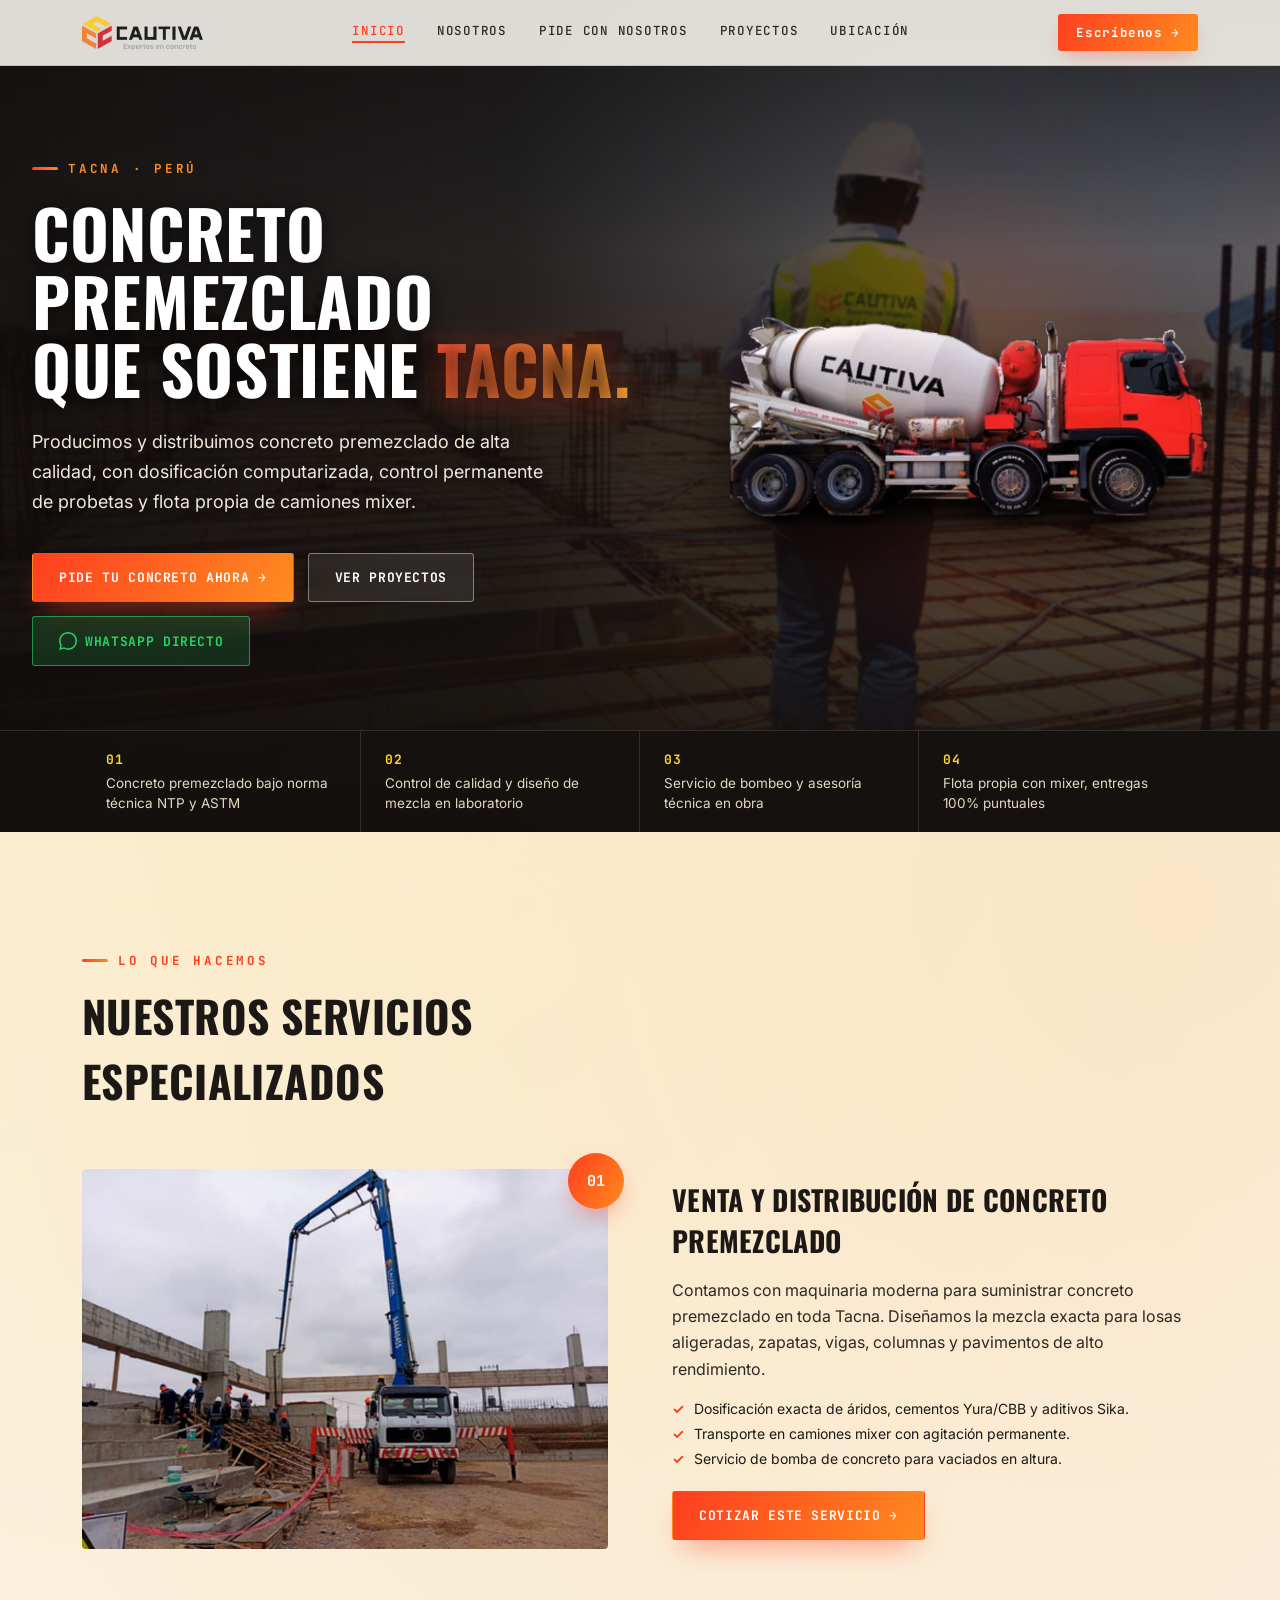
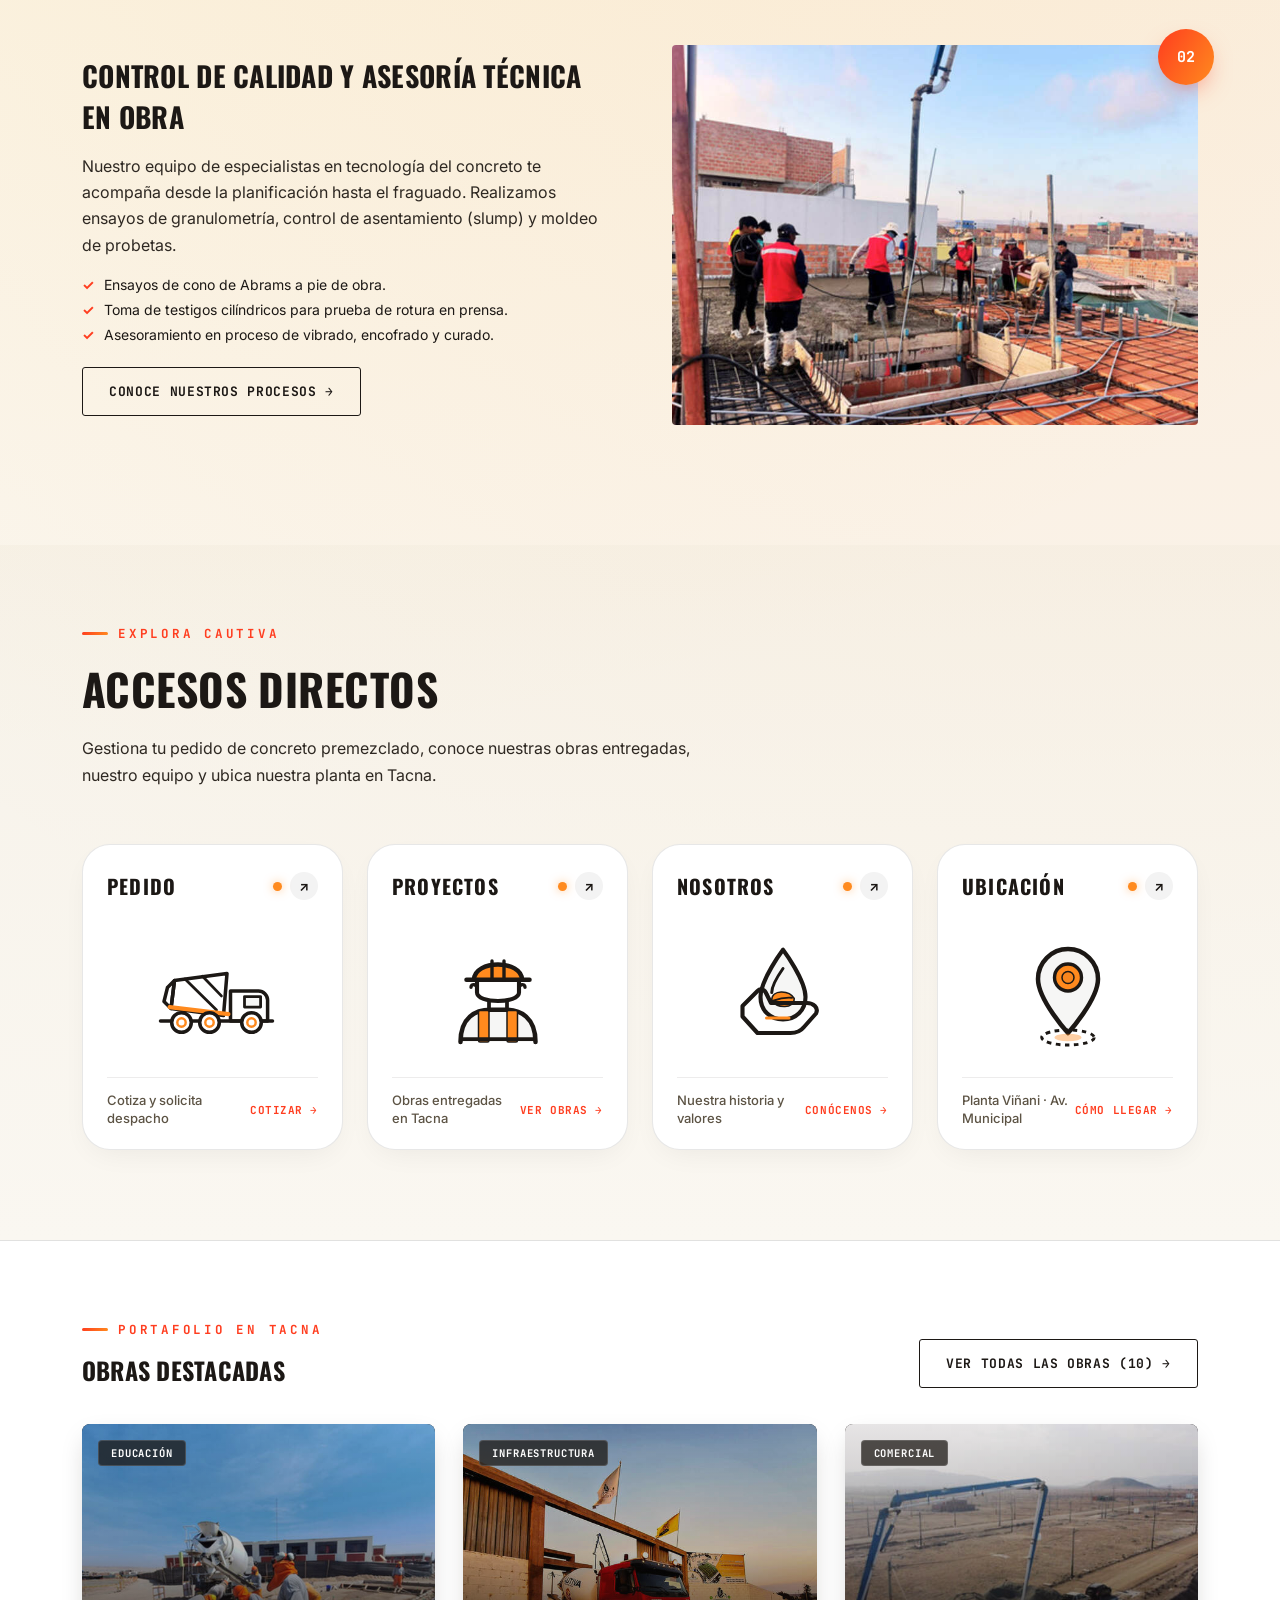
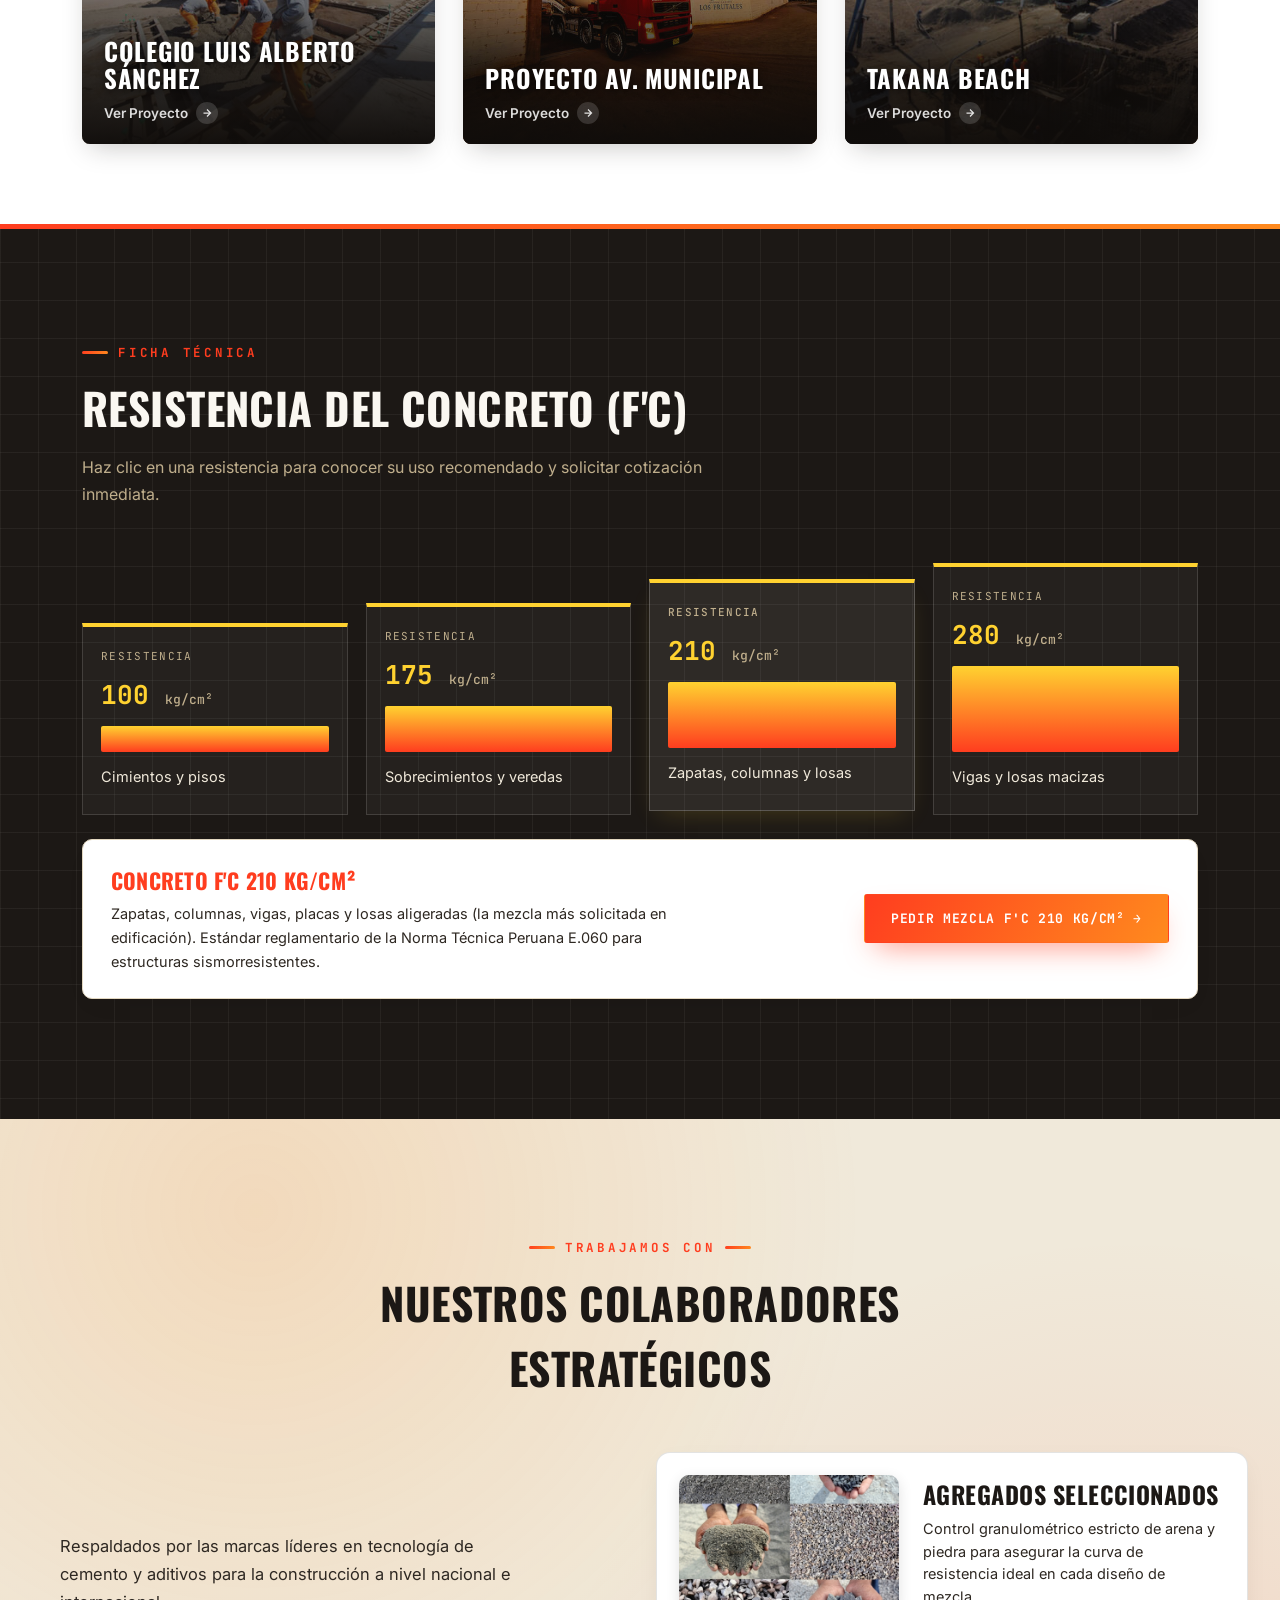
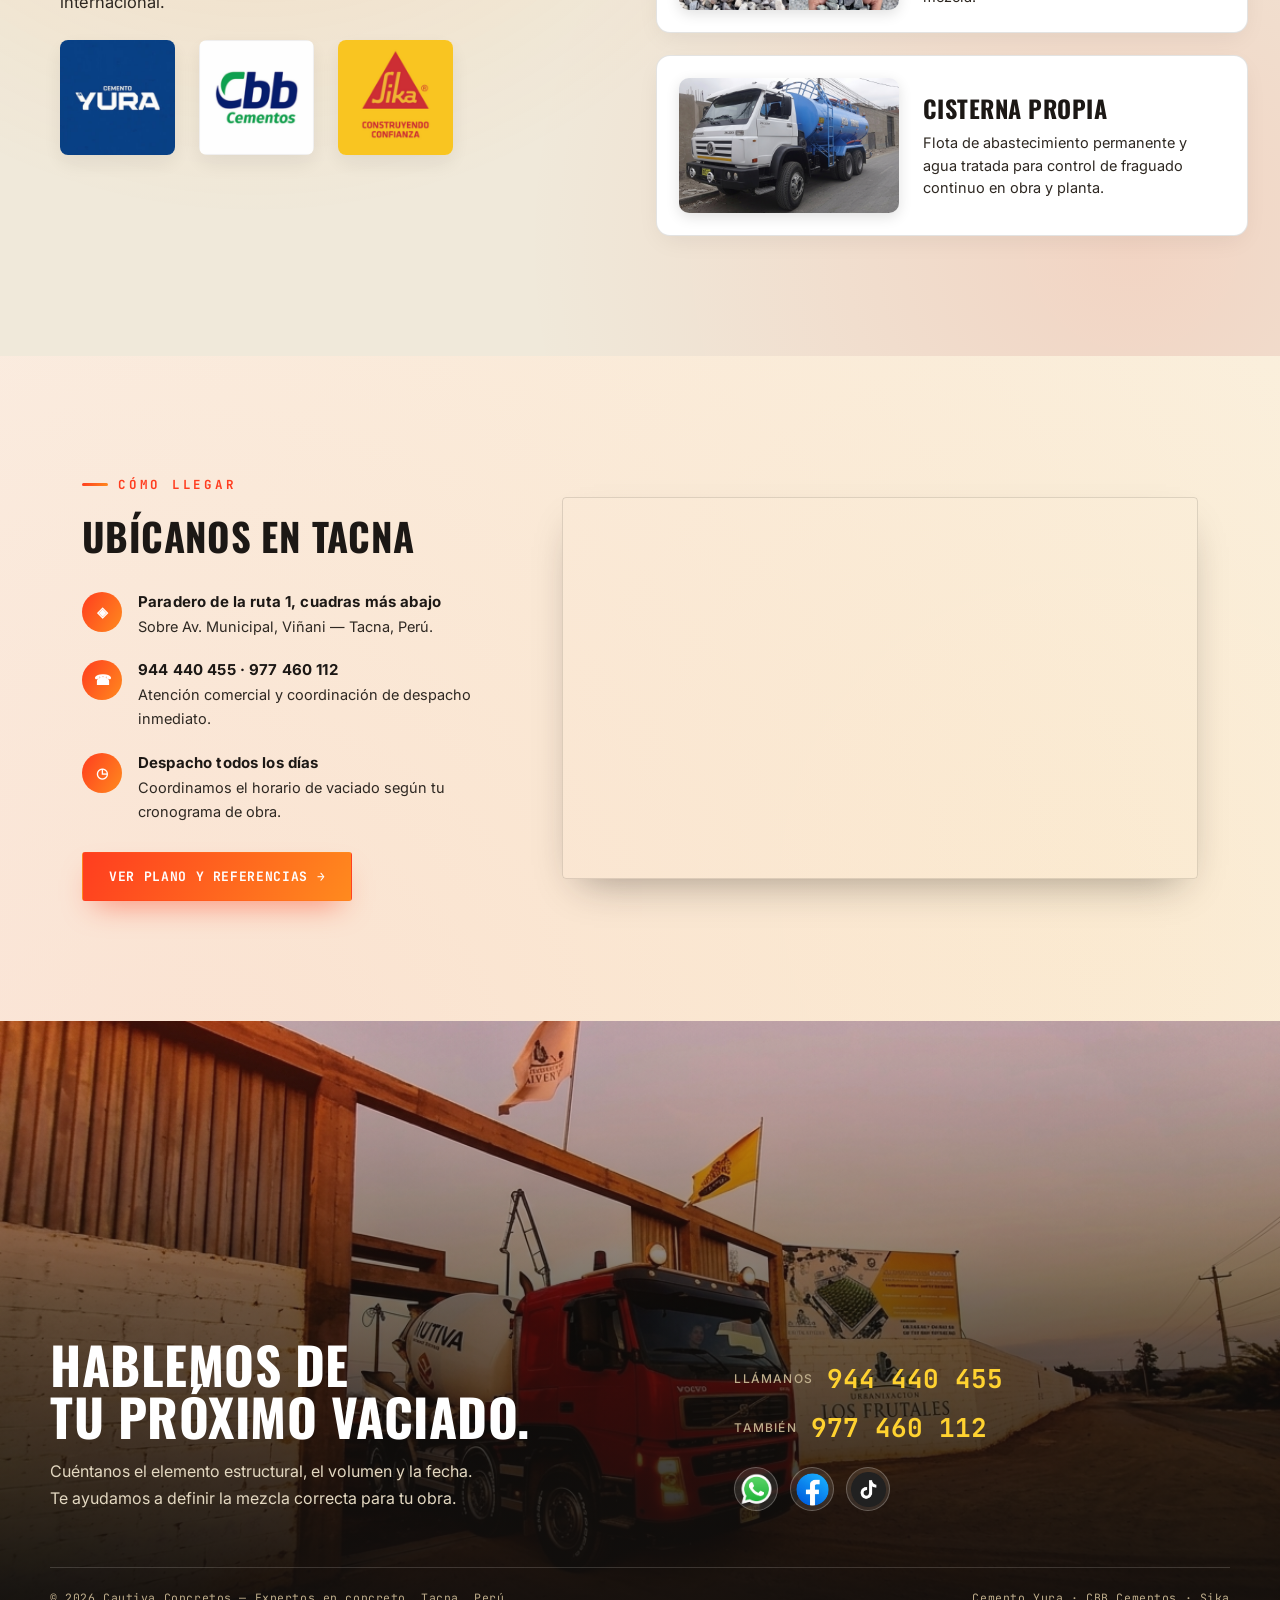
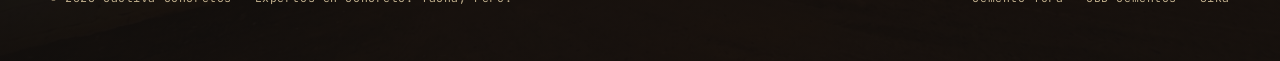
<file: index.html>
<!DOCTYPE html>
<html lang="es">
<head>
<meta charset="UTF-8">
<meta name="viewport" content="width=device-width, initial-scale=1.0">
<title>Cautiva Concretos | Expertos en Concreto Premezclado — Tacna</title>
<meta name="description" content="Cautiva Concretos: producción y distribución de concreto premezclado de alta calidad en Tacna, Perú. Control de calidad, bombeo y asesoría permanente en obra.">
<link rel="canonical" href="https://www.cautivaconcretos.com/index.html">

<meta property="og:type" content="website">
<meta property="og:locale" content="es_PE">
<meta property="og:site_name" content="Cautiva Concretos">
<meta property="og:title" content="Cautiva Concretos | Expertos en Concreto Premezclado en Tacna">
<meta property="og:description" content="Concreto premezclado de alta calidad con control técnico en laboratorio, flota propia y despacho puntual en Tacna.">
<meta property="og:image" content="https://www.cautivaconcretos.com/images/1.jpg">
<meta property="og:url" content="https://www.cautivaconcretos.com/index.html">
<meta name="twitter:card" content="summary_large_image">

<link rel="preconnect" href="https://fonts.googleapis.com">
<link rel="preconnect" href="https://fonts.gstatic.com" crossorigin>
<link href="https://fonts.googleapis.com/css2?family=Oswald:wght@400;500;600;700&family=Inter:wght@400;500;600;700;800&family=JetBrains+Mono:wght@500;700&display=swap" rel="stylesheet">
<link rel="stylesheet" href="css/style.css">
<link rel="stylesheet" href="css/proyectos.css">

<style>
.service-features-list {
  list-style: none;
  padding: 0;
  margin: 18px 0 0;
  display: flex;
  flex-direction: column;
  gap: 8px;
}

.service-features-list li {
  display: flex;
  align-items: center;
  gap: 10px;
  font-size: 14px;
  color: var(--charcoal);
}

.service-features-list li span {
  color: var(--red);
  font-weight: 700;
}

.resistencia-interactive {
  margin-top: 36px;
}

.resistencia-detail-box {
  background: #ffffff;
  border: 1.5px solid var(--concrete-200);
  border-radius: 10px;
  padding: 24px 28px;
  margin-top: 24px;
  display: flex;
  justify-content: space-between;
  align-items: center;
  flex-wrap: wrap;
  gap: 20px;
  box-shadow: 0 10px 24px -10px rgba(28,24,21,0.08);
}

.resistencia-detail-text h4 {
  font-size: 1.35rem;
  color: var(--red);
  margin-bottom: 6px;
}

.resistencia-detail-text p {
  font-size: 14.5px;
  color: var(--charcoal-soft);
  max-width: 580px;
}

.r-col {
  cursor: pointer;
  transition: transform 0.25s ease, border-color 0.25s ease, background 0.25s ease, box-shadow 0.25s ease;
}

.r-col:hover {
  transform: translateY(-4px);
  background: rgba(250, 247, 241, 0.08);
  border-top-color: var(--yellow);
}

.r-col.active {
  background: rgba(250, 247, 241, 0.08);
  border-color: rgba(250, 247, 241, 0.22);
  border-top: 4px solid var(--yellow);
  transform: translateY(-4px);
  box-shadow: 0 10px 25px -10px rgba(255, 210, 48, 0.2);
}

.r-col.active .label {
  color: var(--concrete-400);
  font-weight: 500;
}
</style>
</head>

<body>
<header>
  <nav class="nav">
    <img class="logo-mark" src="images/nuevo logo.png" alt="Cautiva Concretos">
    <div class="nav-links">
      <a href="index.html" class="active">Inicio</a>
      <a href="nosotros.html">Nosotros</a>
      <a href="pedido.html">Pide con nosotros</a>
      <a href="proyectos.html">Proyectos</a>
      <a href="ubicacion.html">Ubicación</a>
    </div>
    <a class="nav-cta" href="https://wa.me/51944440455" target="_blank" rel="noopener">Escríbenos →</a>
  </nav>
</header>

<!-- HERO -->
<section class="hero">
  <!-- Video de fondo a pantalla completa en todo el Hero -->
  <div class="hero-video-bg">
    <video autoplay muted loop playsinline poster="images/1.jpg">
      <source src="videos/video_cautiva_fondo.MP4" type="video/mp4">
    </video>
    <div class="hero-video-overlay"></div>
  </div>

  <div class="wrap hero-grid">
    <div class="hero-content reveal in">
      <div class="hero-tag">Tacna · Perú</div>
      <h1>Concreto premezclado<br>que sostiene <em>Tacna.</em></h1>
      <p class="lead">Producimos y distribuimos concreto premezclado de alta calidad, con dosificación computarizada, control permanente de probetas y flota propia de camiones mixer.</p>
      
      <div class="hero-ctas">
        <a class="btn btn-solid" href="pedido.html">Pide tu concreto ahora →</a>
        <a class="btn btn-ghost" href="proyectos.html">Ver proyectos</a>
        <a class="btn btn-wsp" href="https://wa.me/51944440455" target="_blank" rel="noopener">
          <svg width="18" height="18" viewBox="0 0 24 24" fill="currentColor" style="flex-shrink:0;"><path d="M.057 24l1.687-6.163c-1.041-1.804-1.588-3.849-1.587-5.946.003-6.556 5.338-11.891 11.893-11.891 3.181.001 6.167 1.24 8.413 3.488 2.245 2.248 3.481 5.236 3.48 8.414-.003 6.557-5.338 11.892-11.893 11.892-1.99-.001-3.951-.5-5.688-1.448l-6.305 1.654zm6.597-3.807c1.676.995 3.276 1.591 5.392 1.592 5.448 0 9.886-4.434 9.889-9.885.002-5.462-4.415-9.89-9.881-9.892-5.452 0-9.887 4.434-9.889 9.884-.001 2.225.651 3.891 1.746 5.634l-.999 3.648 3.742-.981z"/></svg>
          WhatsApp Directo
        </a>
      </div>
    </div>

    <div class="hero-visual reveal in">
      <div class="plate"></div>
      <img src="images/cautiva-auto.png" alt="Camión Mixer de Concreto Cautiva Tacna">
    </div>
  </div>

  <div class="hero-strip">
    <div class="wrap">
      <div class="cell"><span class="num">01</span><span class="txt">Concreto premezclado bajo norma técnica NTP y ASTM</span></div>
      <div class="cell"><span class="num">02</span><span class="txt">Control de calidad y diseño de mezcla en laboratorio</span></div>
      <div class="cell"><span class="num">03</span><span class="txt">Servicio de bombeo y asesoría técnica en obra</span></div>
      <div class="cell"><span class="num">04</span><span class="txt">Flota propia con mixer, entregas 100% puntuales</span></div>
    </div>
  </div>
</section>

<!-- SERVICIOS -->
<section id="servicios">
  <div class="wrap">
    <div class="section-head reveal in">
      <div class="eyebrow">Lo que hacemos</div>
      <h2>Nuestros servicios especializados</h2>
    </div>

    <div class="servicio-row reveal in">
      <div class="img-col">
        <span class="index-tag">01</span>
        <img src="images/servicio1.jpg" alt="Venta y vaciado de concreto premezclado">
      </div>
      <div class="txt-col">
        <h3>Venta y Distribución de Concreto Premezclado</h3>
        <p>Contamos con maquinaria moderna para suministrar concreto premezclado en toda Tacna. Diseñamos la mezcla exacta para losas aligeradas, zapatas, vigas, columnas y pavimentos de alto rendimiento.</p>
        <ul class="service-features-list">
          <li><span>✓</span> Dosificación exacta de áridos, cementos Yura/CBB y aditivos Sika.</li>
          <li><span>✓</span> Transporte en camiones mixer con agitación permanente.</li>
          <li><span>✓</span> Servicio de bomba de concreto para vaciados en altura.</li>
        </ul>
        <div style="margin-top:24px;">
          <a class="btn btn-solid" href="pedido.html">Cotizar este servicio →</a>
        </div>
      </div>
    </div>

    <div class="servicio-row rev reveal in">
      <div class="img-col">
        <span class="index-tag">02</span>
        <img src="images/servicio2.jpg" alt="Control de calidad de concreto en obra">
      </div>
      <div class="txt-col">
        <h3>Control de Calidad y Asesoría Técnica en Obra</h3>
        <p>Nuestro equipo de especialistas en tecnología del concreto te acompaña desde la planificación hasta el fraguado. Realizamos ensayos de granulometría, control de asentamiento (slump) y moldeo de probetas.</p>
        <ul class="service-features-list">
          <li><span>✓</span> Ensayos de cono de Abrams a pie de obra.</li>
          <li><span>✓</span> Toma de testigos cilíndricos para prueba de rotura en prensa.</li>
          <li><span>✓</span> Asesoramiento en proceso de vibrado, encofrado y curado.</li>
        </ul>
        <div style="margin-top:24px;">
          <a class="btn btn-ghost" href="nosotros.html">Conoce nuestros procesos →</a>
        </div>
      </div>
    </div>
  </div>
</section>

<!-- BOTONES INTERACTIVOS / NAVEGACIÓN -->
<section class="interactive-nav-section" id="explora">
  <div class="wrap">
    <div class="section-head reveal in">
      <div class="eyebrow">Explora Cautiva</div>
      <h2>Accesos directos</h2>
      <p style="margin-top:14px;">Gestiona tu pedido de concreto premezclado, conoce nuestras obras entregadas, nuestro equipo y ubica nuestra planta en Tacna.</p>
    </div>

    <div class="interactive-grid reveal in">
      <!-- 1. PEDIDO -->
      <a href="pedido.html" class="interactive-card card-pedido" id="btn-nav-pedido">
        <div class="card-head">
          <h3 class="card-title">PEDIDO</h3>
          <div class="card-indicators">
            <span class="card-dot" title="Disponible"></span>
            <span class="card-arrow">↗</span>
          </div>
        </div>
        <div class="card-graphic">
          <svg viewBox="0 0 200 150" fill="none" xmlns="http://www.w3.org/2000/svg" aria-hidden="true">
            <path d="M125 75 H165 C172 75 178 81 178 88 V118 H125 V75 Z" stroke="var(--card-stroke)" stroke-width="5" stroke-linecap="round" stroke-linejoin="round"/>
            <path d="M145 83 H168 V98 H145 V83 Z" fill="var(--card-fill-subtle)" stroke="var(--card-stroke)" stroke-width="4" stroke-linecap="round" stroke-linejoin="round"/>
            <path d="M45 60 L120 50 L115 110 L40 100 Z" stroke="var(--card-stroke)" stroke-width="5" stroke-linejoin="round"/>
            <path d="M35 70 L45 60 L40 100 L30 90 Z" stroke="var(--card-stroke)" stroke-width="5" stroke-linejoin="round"/>
            <line x1="60" y1="58" x2="105" y2="102" stroke="var(--card-stroke)" stroke-width="4" stroke-linecap="round"/>
            <line x1="85" y1="54" x2="112" y2="82" stroke="var(--card-stroke)" stroke-width="4" stroke-linecap="round"/>
            <path d="M38 98 L122 108" stroke="var(--card-accent)" stroke-width="6" stroke-linecap="round"/>
            <line x1="25" y1="118" x2="185" y2="118" stroke="var(--card-stroke)" stroke-width="5" stroke-linecap="round"/>
            <circle cx="55" cy="120" r="14" fill="var(--card-wheel-fill)" stroke="var(--card-stroke)" stroke-width="5"/>
            <circle cx="55" cy="120" r="6" stroke="var(--card-accent)" stroke-width="3.5"/>
            <circle cx="95" cy="120" r="14" fill="var(--card-wheel-fill)" stroke="var(--card-stroke)" stroke-width="5"/>
            <circle cx="95" cy="120" r="6" stroke="var(--card-accent)" stroke-width="3.5"/>
            <circle cx="155" cy="120" r="14" fill="var(--card-wheel-fill)" stroke="var(--card-stroke)" stroke-width="5"/>
            <circle cx="155" cy="120" r="6" stroke="var(--card-accent)" stroke-width="3.5"/>
          </svg>
        </div>
        <div class="card-foot">
          <span class="card-desc">Cotiza y solicita despacho</span>
          <span class="card-cta-label">Cotizar →</span>
        </div>
      </a>

      <!-- 2. PROYECTOS -->
      <a href="proyectos.html" class="interactive-card card-proyectos" id="btn-nav-proyectos">
        <div class="card-head">
          <h3 class="card-title">PROYECTOS</h3>
          <div class="card-indicators">
            <span class="card-dot"></span>
            <span class="card-arrow">↗</span>
          </div>
        </div>
        <div class="card-graphic">
          <svg viewBox="0 0 160 160" fill="none" xmlns="http://www.w3.org/2000/svg" aria-hidden="true">
            <path d="M48 65 C48 38 112 38 112 65" stroke="var(--card-stroke)" stroke-width="6" stroke-linecap="round" fill="var(--card-accent)"/>
            <path d="M38 65 H122" stroke="var(--card-stroke)" stroke-width="6" stroke-linecap="round"/>
            <path d="M72 40 V65 M88 40 V65" stroke="var(--card-stroke)" stroke-width="4.5" stroke-linecap="round"/>
            <path d="M52 65 V82 C52 97 108 97 108 82 V65" stroke="var(--card-stroke)" stroke-width="5.5" stroke-linecap="round"/>
            <path d="M44 75 C44 70 52 70 52 77" stroke="var(--card-stroke)" stroke-width="4.5" stroke-linecap="round"/>
            <path d="M116 75 C116 70 108 70 108 77" stroke="var(--card-stroke)" stroke-width="4.5" stroke-linecap="round"/>
            <path d="M68 93 V105 H92 V93" stroke="var(--card-stroke)" stroke-width="5"/>
            <path d="M30 148 C30 115 50 105 70 105 H90 C110 105 130 115 130 148" stroke="var(--card-stroke)" stroke-width="6" stroke-linecap="round" fill="var(--card-fill-subtle)"/>
            <rect x="54" y="106" width="14" height="42" fill="var(--card-accent)" stroke="var(--card-stroke)" stroke-width="2" rx="2"/>
            <rect x="92" y="106" width="14" height="42" fill="var(--card-accent)" stroke="var(--card-stroke)" stroke-width="2" rx="2"/>
            <path d="M30 144 H130" stroke="var(--card-stroke)" stroke-width="5"/>
          </svg>
        </div>
        <div class="card-foot">
          <span class="card-desc">Obras entregadas en Tacna</span>
          <span class="card-cta-label">Ver obras →</span>
        </div>
      </a>

      <!-- 3. NOSOTROS -->
      <a href="nosotros.html" class="interactive-card card-nosotros" id="btn-nav-nosotros">
        <div class="card-head">
          <h3 class="card-title">NOSOTROS</h3>
          <div class="card-indicators">
            <span class="card-dot"></span>
            <span class="card-arrow">↗</span>
          </div>
        </div>
        <div class="card-graphic">
          <svg viewBox="0 0 160 160" fill="none" xmlns="http://www.w3.org/2000/svg" aria-hidden="true">
            <path d="M80 25 C80 25 50 65 50 88 C50 106 63 118 80 118 C97 118 110 106 110 88 C110 65 80 25 80 25 Z" stroke="var(--card-stroke)" stroke-width="5.5" stroke-linejoin="round" fill="var(--card-fill-subtle)"/>
            <path d="M65 82 C65 72 73 60 80 50" stroke="var(--card-stroke)" stroke-width="4" stroke-linecap="round"/>
            <path d="M65 92 C65 78 88 78 95 90 C95 104 72 104 65 92 Z" fill="var(--card-accent)" stroke="var(--card-stroke)" stroke-width="2"/>
            <path d="M67 93 Q80 88 92 89" stroke="var(--card-stroke)" stroke-width="2.5" stroke-linecap="round"/>
            <path d="M26 100 L46 80 C50 76 56 78 58 84 L64 96 H112 C120 96 128 102 124 110 L108 128 C104 133 97 136 90 136 H46 L26 114 Z" stroke="var(--card-stroke)" stroke-width="5.5" stroke-linecap="round" stroke-linejoin="round"/>
            <line x1="58" y1="116" x2="88" y2="116" stroke="var(--card-accent)" stroke-width="4" stroke-linecap="round"/>
          </svg>
        </div>
        <div class="card-foot">
          <span class="card-desc">Nuestra historia y valores</span>
          <span class="card-cta-label">Conócenos →</span>
        </div>
      </a>

      <!-- 4. UBICACIÓN -->
      <a href="ubicacion.html" class="interactive-card card-ubicacion" id="btn-nav-ubicacion">
        <div class="card-head">
          <h3 class="card-title">UBICACIÓN</h3>
          <div class="card-indicators">
            <span class="card-dot"></span>
            <span class="card-arrow">↗</span>
          </div>
        </div>
        <div class="card-graphic">
          <svg viewBox="0 0 160 160" fill="none" xmlns="http://www.w3.org/2000/svg" aria-hidden="true">
            <path d="M80 24 C58 24 40 42 40 64 C40 92 80 136 80 136 C80 136 120 92 120 64 C120 42 102 24 80 24 Z" stroke="var(--card-stroke)" stroke-width="6" stroke-linecap="round" stroke-linejoin="round" fill="var(--card-fill-subtle)"/>
            <circle cx="80" cy="62" r="18" fill="var(--card-accent)" stroke="var(--card-stroke)" stroke-width="4.5"/>
            <circle cx="80" cy="62" r="8" fill="var(--card-fill-subtle)" stroke="var(--card-stroke)" stroke-width="2"/>
            <ellipse cx="80" cy="142" rx="35" ry="10" stroke="var(--card-stroke)" stroke-width="4" stroke-dasharray="6 6"/>
            <ellipse cx="80" cy="142" rx="18" ry="5" fill="var(--card-accent)" opacity="0.4"/>
          </svg>
        </div>
        <div class="card-foot">
          <span class="card-desc">Planta Viñani · Av. Municipal</span>
          <span class="card-cta-label">Cómo llegar →</span>
        </div>
      </a>
    </div>
  </div>
</section>

<!-- PROYECTOS DESTACADOS PREVIEW -->
<section style="padding: 80px 0; background: #ffffff; border-top: 1px solid var(--line);">
  <div class="wrap">
    <div style="display:flex; justify-content:space-between; align-items:flex-end; flex-wrap:wrap; gap:16px; margin-bottom:36px;" class="reveal in">
      <div>
        <div class="eyebrow">Portafolio en Tacna</div>
        <h2>Obras Destacadas</h2>
      </div>
      <a class="btn btn-ghost" href="proyectos.html">Ver todas las obras (10) →</a>
    </div>

    <div class="projects-grid reveal in">
      <!-- Proyecto 1 -->
      <a href="proyectos.html" class="project-card">
        <div class="card-bg">
          <img src="images/p-colegio.jpg" alt="Colegio Luis Alberto Sánchez" loading="lazy">
        </div>
        <div class="card-overlay"></div>
        <div class="card-tag">Educación</div>
        <div class="card-body">
          <h3 class="card-title">Colegio Luis Alberto Sánchez</h3>
          <div class="card-action">
            <span>Ver Proyecto</span>
            <span class="action-arrow">
              <svg viewBox="0 0 24 24"><path d="M5 12h14M12 5l7 7-7 7"/></svg>
            </span>
          </div>
        </div>
      </a>

      <!-- Proyecto 2 -->
      <a href="proyectos.html" class="project-card">
        <div class="card-bg">
          <img src="images/p-avmunicipal.jpg" alt="Proyecto Av. Municipal" loading="lazy">
        </div>
        <div class="card-overlay"></div>
        <div class="card-tag">Infraestructura</div>
        <div class="card-body">
          <h3 class="card-title">Proyecto Av. Municipal</h3>
          <div class="card-action">
            <span>Ver Proyecto</span>
            <span class="action-arrow">
              <svg viewBox="0 0 24 24"><path d="M5 12h14M12 5l7 7-7 7"/></svg>
            </span>
          </div>
        </div>
      </a>

      <!-- Proyecto 3 -->
      <a href="proyectos.html" class="project-card">
        <div class="card-bg">
          <img src="images/p-takanabeach.jpg" alt="Takana Beach" loading="lazy">
        </div>
        <div class="card-overlay"></div>
        <div class="card-tag">Comercial</div>
        <div class="card-body">
          <h3 class="card-title">Takana Beach</h3>
          <div class="card-action">
            <span>Ver Proyecto</span>
            <span class="action-arrow">
              <svg viewBox="0 0 24 24"><path d="M5 12h14M12 5l7 7-7 7"/></svg>
            </span>
          </div>
        </div>
      </a>
    </div>
  </div>
</section>

<!-- RESISTENCIA -->
<section id="resistencia" class="resistencia">
  <div class="wrap">
    <div class="section-head reveal in">
      <div class="eyebrow">Ficha técnica</div>
      <h2>Resistencia del concreto (f'c)</h2>
      <p style="margin-top:14px;">Haz clic en una resistencia para conocer su uso recomendado y solicitar cotización inmediata.</p>
    </div>

    <div class="r-table reveal in">
      <div class="r-col" data-kg="100" data-app="Solados, cimientos corridos y pisos simples sin exigencia estructural." data-uso="Ideal para nivelación de zanjas y bases protectoras antes del armado de acero.">
        <div class="label">Resistencia</div>
        <div class="kg">100 <span>kg/cm²</span></div>
        <div class="bar" style="height:26px;"></div>
        <div class="app">Cimientos y pisos</div>
      </div>
      <div class="r-col" data-kg="175" data-app="Sobrecimientos, pisos industriales livianos, veredas y sardineles." data-uso="Mezcla estándar para obras viales peatonales y confinamientos livianos.">
        <div class="label">Resistencia</div>
        <div class="kg">175 <span>kg/cm²</span></div>
        <div class="bar" style="height:46px;"></div>
        <div class="app">Sobrecimientos y veredas</div>
      </div>
      <div class="r-col active" data-kg="210" data-app="Zapatas, columnas, vigas, placas y losas aligeradas (la mezcla más solicitada en edificación)." data-uso="Estándar reglamentario de la Norma Técnica Peruana E.060 para estructuras sismorresistentes.">
        <div class="label">Resistencia</div>
        <div class="kg">210 <span>kg/cm²</span></div>
        <div class="bar" style="height:66px;"></div>
        <div class="app">Zapatas, columnas y losas</div>
      </div>
      <div class="r-col" data-kg="280" data-app="Vigas principales de gran luz, losas macizas, puentes y muros de contención." data-uso="Alta durabilidad y resistencia inicial acelerada para desencofrados más rápidos.">
        <div class="label">Resistencia</div>
        <div class="kg">280 <span>kg/cm²</span></div>
        <div class="bar" style="height:86px;"></div>
        <div class="app">Vigas y losas macizas</div>
      </div>
    </div>

    <!-- Caja interactiva de detalle de resistencia -->
    <div class="resistencia-detail-box reveal in" id="resistencia-detail-box">
      <div class="resistencia-detail-text">
        <h4 id="r-detail-title">Concreto f'c 210 kg/cm²</h4>
        <p id="r-detail-desc">Zapatas, columnas, vigas, placas y losas aligeradas (la mezcla más solicitada en edificación). Estándar reglamentario de la Norma Técnica Peruana E.060 para estructuras sismorresistentes.</p>
      </div>
      <a class="btn btn-solid" id="r-detail-btn" href="pedido.html">Pedir mezcla f'c 210 kg/cm² →</a>
    </div>

  </div>
</section>

<!-- COLABORADORES -->
<section class="colab-band">
  <div class="wrap">
    <div class="section-head reveal in">
      <div class="eyebrow">Trabajamos con</div>
      <h2>Nuestros colaboradores estratégicos</h2>
    </div>
    <div class="colab-flex reveal in">
      <div class="colab-left-block">
        <p class="colab-intro-txt">Respaldados por las marcas líderes en tecnología de cemento y aditivos para la construcción a nivel nacional e internacional.</p>
        <div class="colab-logos">
          <img src="images/sp-yura.jpg" alt="Cemento Yura">
          <img src="images/sp-cbb.png" alt="CBB Cementos">
          <img src="images/sp-sika.png" alt="Sika, construyendo confianza">
        </div>
      </div>
      <div class="colab-extra">
        <div class="chip">
          <img src="images/materiales.jpg" alt="Agregados seleccionados">
          <div class="chip-text">
            <strong>Agregados seleccionados</strong>
            <span>Control granulométrico estricto de arena y piedra para asegurar la curva de resistencia ideal en cada diseño de mezcla.</span>
          </div>
        </div>
        <div class="chip">
          <img src="images/watertruck.jpg" alt="Cisterna de agua">
          <div class="chip-text">
            <strong>Cisterna propia</strong>
            <span>Flota de abastecimiento permanente y agua tratada para control de fraguado continuo en obra y planta.</span>
          </div>
        </div>
      </div>
    </div>
  </div>
</section>

<!-- UBICACION -->
<section id="ubicacion">
  <div class="wrap ubicacion-grid">
    <div class="reveal in">
      <div class="eyebrow">Cómo llegar</div>
      <h2 style="font-size:clamp(1.9rem,3vw,2.5rem);">Ubícanos en Tacna</h2>
      <div class="ubi-facts">
        <div class="ubi-fact">
          <div class="ico">◈</div>
          <div><h4>Paradero de la ruta 1, cuadras más abajo</h4><p>Sobre Av. Municipal, Viñani — Tacna, Perú.</p></div>
        </div>
        <div class="ubi-fact">
          <div class="ico">☎</div>
          <div><h4>944 440 455 · 977 460 112</h4><p>Atención comercial y coordinación de despacho inmediato.</p></div>
        </div>
        <div class="ubi-fact">
          <div class="ico">◷</div>
          <div><h4>Despacho todos los días</h4><p>Coordinamos el horario de vaciado según tu cronograma de obra.</p></div>
        </div>
      </div>
      <div style="margin-top:28px;">
        <a class="btn btn-solid" href="ubicacion.html">Ver plano y referencias →</a>
      </div>
    </div>
    
    <div class="reveal in map-frame">
      <iframe 
        src="https://www.google.com/maps/embed?pb=!1m18!1m12!1m3!1d15172.029442490299!2d-70.25413546969429!3d-18.071213985654094!2m3!1f0!2f0!3f0!3m2!1i1024!2i768!4f13.1!3m3!1m2!1s0x915ac948fcddae1f%3A0x9584c20956ef4792!2sCautiva%20Concretos!5e0!3m2!1ses!2spe!4v1787764236448!5m2!1ses!2spe"
        width="600"
        height="450"
        style="border:0;"
        allowfullscreen=""
        loading="lazy"
        referrerpolicy="strict-origin-when-cross-origin"
        title="Mapa Planta Cautiva Concretos Tacna">
      </iframe>
    </div>
  </div>
</section>

<!-- CONTACTO -->
<section class="contacto">
  <div class="bg"><img src="images/fondoo.jpg" alt="Equipo Cautiva en obra"></div>
  <div class="wrap contacto-inner">
    <div class="contacto-top reveal in">
      <div>
        <h2>Hablemos de<br>tu próximo vaciado.</h2>
        <p class="lead">Cuéntanos el elemento estructural, el volumen y la fecha. Te ayudamos a definir la mezcla correcta para tu obra.</p>
      </div>
      <div class="phone-block">
        <div class="phone-line"><small>Llámanos</small>944 440 455</div>
        <div class="phone-line"><small>También</small>977 460 112</div>
        <div class="social-row">
          <a href="https://wa.me/51944440455" target="_blank" rel="noopener" aria-label="WhatsApp"><img src="images/whatsapp.png" alt=""></a>
          <a href="https://www.facebook.com/profile.php?id=100084069887328" target="_blank" rel="noopener" aria-label="Facebook"><img src="images/facebook.webp" alt=""></a>
          <a href="https://www.tiktok.com/@cautiva_pe?is_from_webapp=1&sender_device=pc" target="_blank" rel="noopener" aria-label="TikTok"><img src="images/tiktok.png" alt=""></a>
        </div>
      </div>
    </div>
    <div class="foot-rule">
      <span class="fmini">© <span id="year"></span> Cautiva Concretos — Expertos en concreto. Tacna, Perú.</span>
      <span class="fmini">Cemento Yura · CBB Cementos · Sika</span>
    </div>
  </div>
</section>

<script src="js/main.js"></script>
<script>
// Selector interactivo de resistencia en index.html
document.addEventListener('DOMContentLoaded', () => {
  const rCols = document.querySelectorAll('.r-col');
  const titleEl = document.getElementById('r-detail-title');
  const descEl = document.getElementById('r-detail-desc');
  const btnEl = document.getElementById('r-detail-btn');

  rCols.forEach(col => {
    col.addEventListener('click', () => {
      rCols.forEach(c => c.classList.remove('active'));
      col.classList.add('active');

      const kg = col.getAttribute('data-kg');
      const app = col.getAttribute('data-app');
      const uso = col.getAttribute('data-uso');

      if (titleEl) titleEl.textContent = `Concreto f'c ${kg} kg/cm²`;
      if (descEl) descEl.textContent = `${app} ${uso}`;
      if (btnEl) {
        btnEl.textContent = `Pedir mezcla f'c ${kg} kg/cm² →`;
        btnEl.href = `pedido.html`;
      }
    });
  });
});
</script>
</body>
</html>
</file>
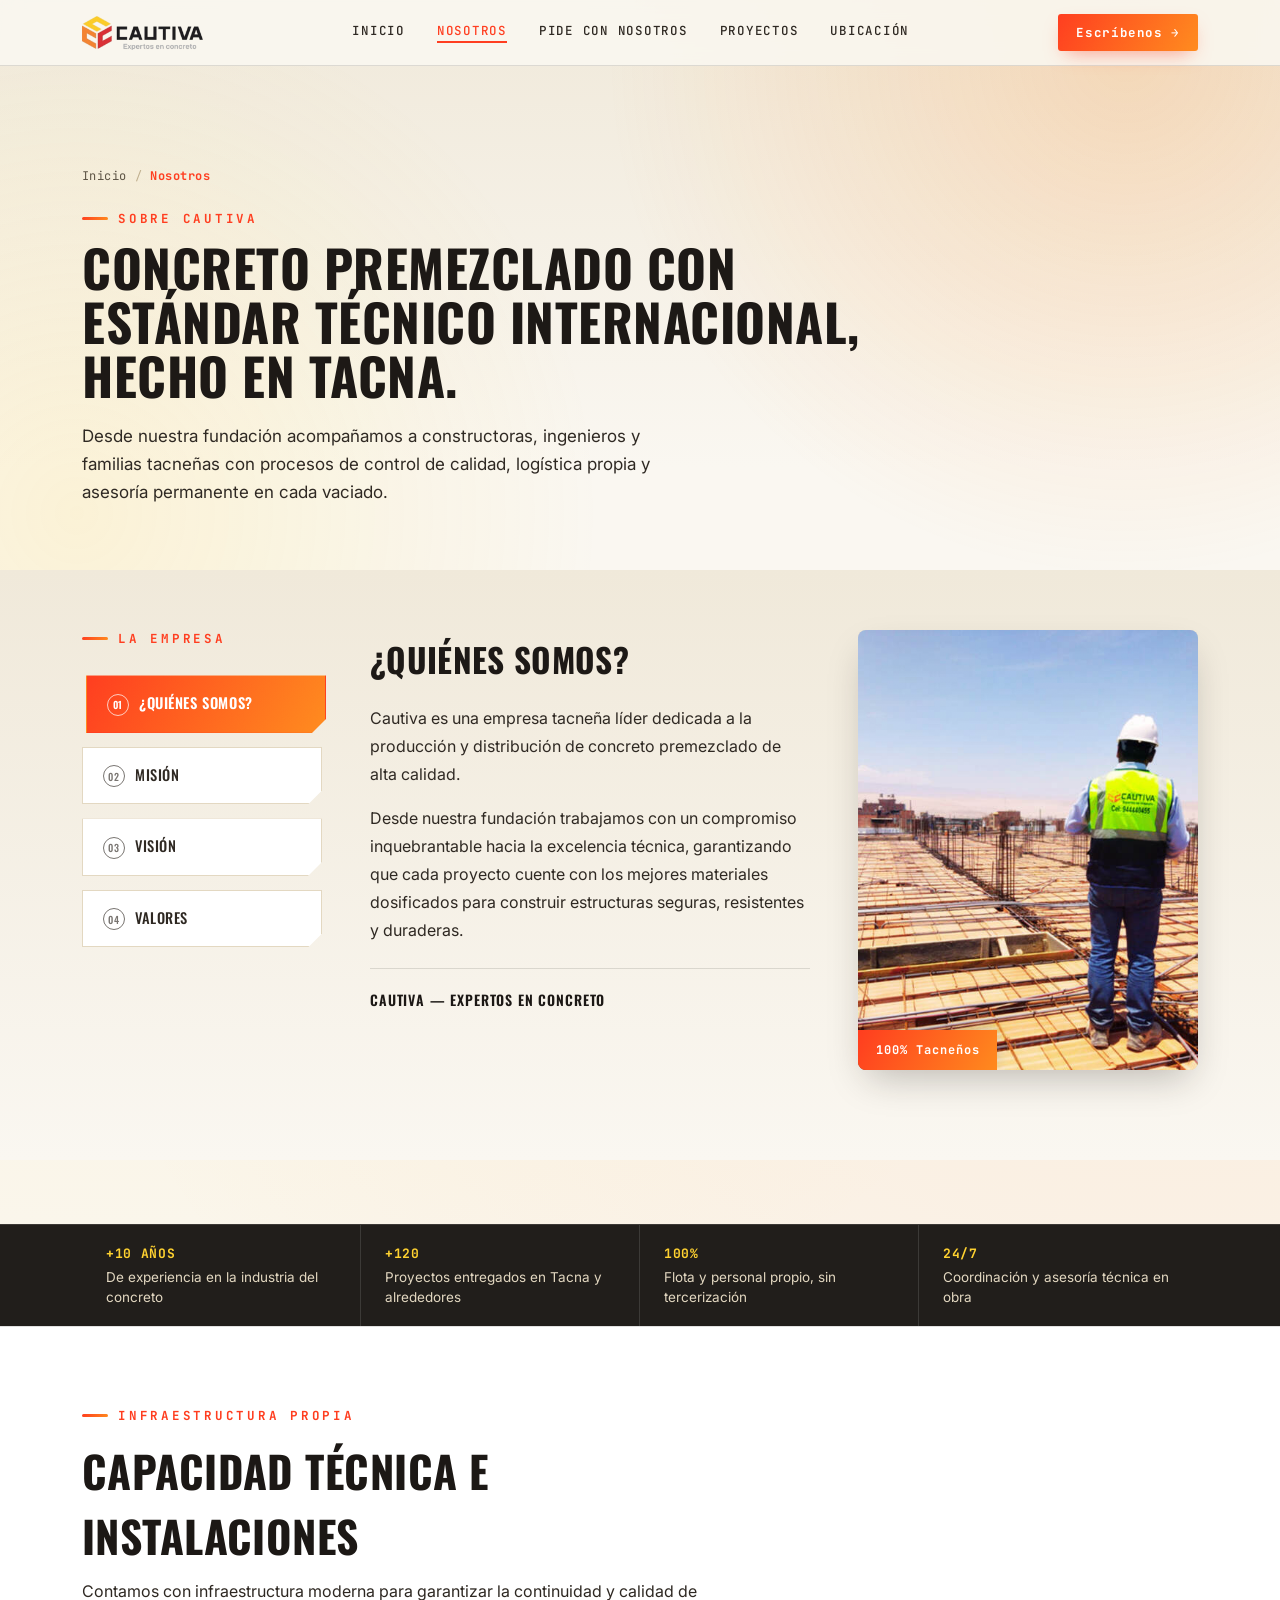
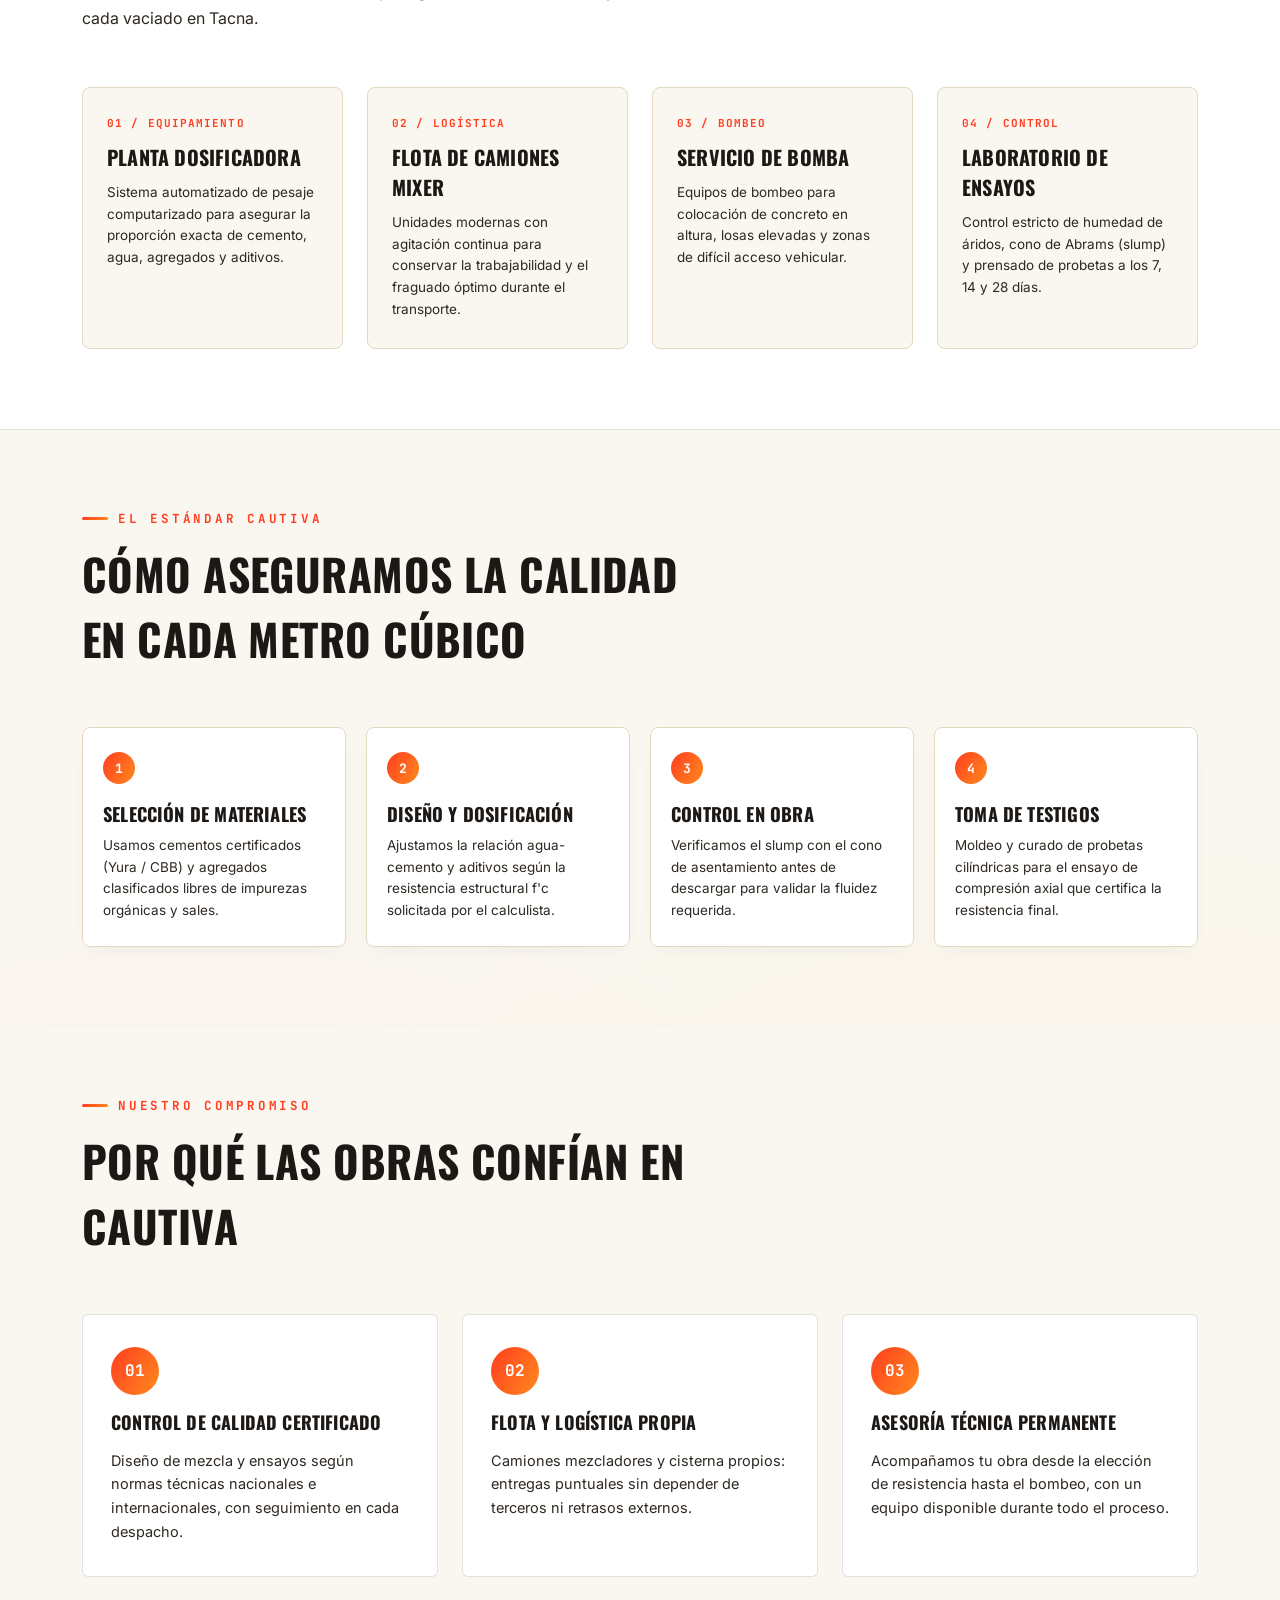
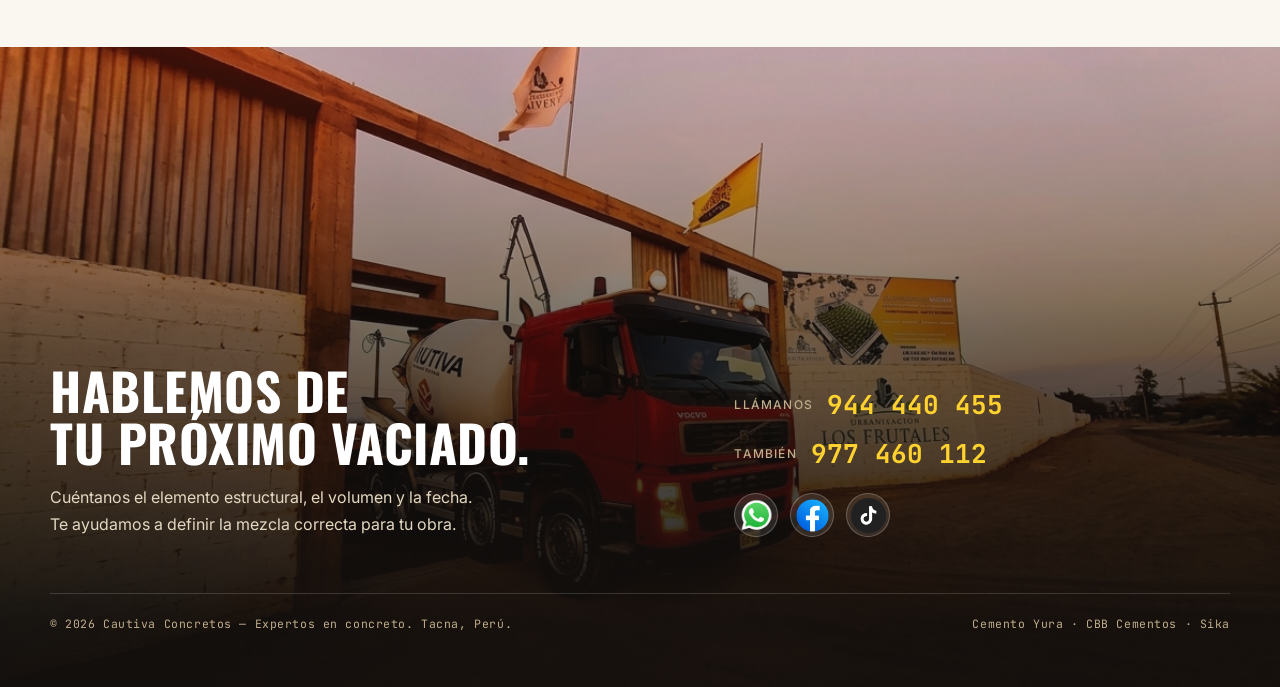
<file: nosotros.html>
<!DOCTYPE html>
<html lang="es">
<head>
<meta charset="UTF-8">
<meta name="viewport" content="width=device-width, initial-scale=1.0">
<title>Nosotros | Cautiva Concretos — Expertos en concreto premezclado, Tacna</title>
<meta name="description" content="Conoce a Cautiva Concretos: más de una década produciendo y distribuyendo concreto premezclado en Tacna, con control de calidad, flota propia y asesoría técnica en obra.">
<link rel="canonical" href="https://www.cautivaconcretos.com/nosotros.html">

<!-- Open Graph / redes sociales -->
<meta property="og:type" content="website">
<meta property="og:locale" content="es_PE">
<meta property="og:site_name" content="Cautiva Concretos">
<meta property="og:title" content="Nosotros | Cautiva Concretos — Expertos en concreto premezclado">
<meta property="og:description" content="Producción y distribución de concreto premezclado de alta calidad en Tacna, con control técnico permanente y flota propia.">
<meta property="og:image" content="https://www.cautivaconcretos.com/images/1.jpg">
<meta property="og:url" content="https://www.cautivaconcretos.com/nosotros.html">
<meta name="twitter:card" content="summary_large_image">

<link rel="preconnect" href="https://fonts.googleapis.com">
<link rel="preconnect" href="https://fonts.gstatic.com" crossorigin>
<link href="https://fonts.googleapis.com/css2?family=Oswald:wght@400;500;600;700&family=Inter:wght@400;500;600;700;800&family=JetBrains+Mono:wght@500;700&display=swap" rel="stylesheet">
<link rel="stylesheet" href="css/style.css">
<link rel="stylesheet" href="css/nosotros.css">

<!-- Datos estructurados -->
<script type="application/ld+json">
{
  "@context": "https://schema.org",
  "@type": "LocalBusiness",
  "name": "Cautiva Concretos",
  "description": "Producción y distribución de concreto premezclado de alta calidad en Tacna, Perú.",
  "image": "https://www.cautivaconcretos.com/images/1.jpg",
  "telephone": "+51944440455",
  "areaServed": "Tacna, Perú",
  "address": {
    "@type": "PostalAddress",
    "addressLocality": "Tacna",
    "addressCountry": "PE"
  },
  "sameAs": [
    "https://www.facebook.com/profile.php?id=100084069887328",
    "https://www.tiktok.com/@cautiva_pe"
  ]
}
</script>
</head>

<body>
<header>
  <nav class="nav">
    <img class="logo-mark" src="images/nuevo logo.png" alt="Cautiva Concretos">
    <div class="nav-links">
      <a href="index.html">Inicio</a>
      <a href="nosotros.html" class="active">Nosotros</a>
      <a href="pedido.html">Pide con nosotros</a>
      <a href="proyectos.html">Proyectos</a>
      <a href="ubicacion.html">Ubicación</a>
    </div>
    <a class="nav-cta" href="https://wa.me/51944440455" target="_blank" rel="noopener">Escríbenos →</a>
  </nav>
</header>

<!-- HERO DE PÁGINA -->
<section class="page-hero">
  <div class="wrap">
    <div class="breadcrumb"><a href="index.html">Inicio</a> <span>/</span> <span>Nosotros</span></div>
    <div class="eyebrow">Sobre Cautiva</div>
    <h1>Concreto premezclado con estándar técnico internacional, hecho en Tacna.</h1>
    <p class="lead">Desde nuestra fundación acompañamos a constructoras, ingenieros y familias tacneñas con procesos de control de calidad, logística propia y asesoría permanente en cada vaciado.</p>
  </div>
</section>

<!-- SECCIÓN EMPRESA CON PESTAÑAS -->
<section id="quienes" class="empresa-section">
  <div class="wrap">
    <div class="empresa-grid">
      
      <!-- Menú lateral de pestañas -->
      <div class="empresa-tabs">
        <span class="eyebrow">La Empresa</span>
        <button class="tab-btn active" onclick="openTab(event, 'nosotros')"><span class="tab-num">01</span>¿Quiénes Somos?</button>
        <button class="tab-btn" onclick="openTab(event, 'mision')"><span class="tab-num">02</span>Misión</button>
        <button class="tab-btn" onclick="openTab(event, 'vision')"><span class="tab-num">03</span>Visión</button>
        <button class="tab-btn" onclick="openTab(event, 'valores')"><span class="tab-num">04</span>Valores</button>
      </div>

      <!-- Contenido de las pestañas -->
      <div class="empresa-content">
        
        <!-- Pestaña 1: Nosotros -->
        <div id="nosotros" class="tab-pane active">
          <h2>¿Quiénes somos?</h2>
          <p>Cautiva es una empresa tacneña líder dedicada a la producción y distribución de concreto premezclado de alta calidad.</p>
          <p>Desde nuestra fundación trabajamos con un compromiso inquebrantable hacia la excelencia técnica, garantizando que cada proyecto cuente con los mejores materiales dosificados para construir estructuras seguras, resistentes y duraderas.</p>
          <div class="sign">Cautiva — Expertos en concreto</div>
        </div>

        <!-- Pestaña 2: Misión -->
        <div id="mision" class="tab-pane">
          <h2>Nuestra Misión</h2>
          <p>Suministrar concreto premezclado con los más altos estándares de calidad, resistencia y puntualidad en Tacna.</p>
          <p>Nos convertimos en un aliado estratégico para constructores, maestros de obra y desarrolladores, ofreciendo asesoría técnica integral antes, durante y después de cada vaciado.</p>
        </div>

        <!-- Pestaña 3: Visión -->
        <div id="vision" class="tab-pane">
          <h2>Nuestra Visión</h2>
          <p>Consolidarnos como la empresa referente y preferida de concreto premezclado en el sur del país, reconocidos por nuestra capacidad técnica, innovación en procesos, flota propia moderna y satisfacción de nuestros clientes.</p>
        </div>

        <!-- Pestaña 4: Valores -->
        <div id="valores" class="tab-pane">
          <h2>Nuestros Valores</h2>
          <ul class="valores-list-tab">
            <li><span>01</span> Responsabilidad y puntualidad en cada despacho</li>
            <li><span>02</span> Innovación constante en formulaciones de mezcla</li>
            <li><span>03</span> Compromiso absoluto con la seguridad estructural</li>
            <li><span>04</span> Calidad certificada bajo normas NTP y ASTM</li>
          </ul>
        </div>

      </div>

      <!-- Imagen dinámica al lado derecho según la pestaña activa -->
      <div class="empresa-image">
        <img id="img-nosotros" class="empresa-img active" src="images/1.jpg" alt="¿Quiénes Somos? — Cautiva Concretos">
        <img id="img-mision" class="empresa-img" src="images/2.jpg" alt="Nuestra Misión — Cautiva Concretos">
        <img id="img-vision" class="empresa-img" src="images/5.jpg" alt="Nuestra Visión — Cautiva Concretos">
        <img id="img-valores" class="empresa-img" src="images/4.jpg" alt="Nuestros Valores — Cautiva Concretos">
        <div class="tag-corner">100% Tacneños</div>
      </div>

    </div>
  </div>
</section>

<!-- CIFRAS -->
<div class="hero-strip">
  <div class="wrap">
    <div class="cell"><span class="num">+10 AÑOS</span><span class="txt">De experiencia en la industria del concreto</span></div>
    <div class="cell"><span class="num">+120</span><span class="txt">Proyectos entregados en Tacna y alrededores</span></div>
    <div class="cell"><span class="num">100%</span><span class="txt">Flota y personal propio, sin tercerización</span></div>
    <div class="cell"><span class="num">24/7</span><span class="txt">Coordinación y asesoría técnica en obra</span></div>
  </div>
</div>

<!-- NUESTRA PLANTA Y CAPACIDAD TÉCNICA -->
<section class="capacidad-section">
  <div class="wrap">
    <div class="section-head reveal in">
      <div class="eyebrow">Infraestructura Propia</div>
      <h2>Capacidad Técnica e Instalaciones</h2>
      <p style="margin-top:10px;">Contamos con infraestructura moderna para garantizar la continuidad y calidad de cada vaciado en Tacna.</p>
    </div>

    <div class="capacidad-grid reveal in">
      <div class="capacidad-card">
        <div class="capacidad-num">01 / EQUIPAMIENTO</div>
        <h3>Planta Dosificadora</h3>
        <p>Sistema automatizado de pesaje computarizado para asegurar la proporción exacta de cemento, agua, agregados y aditivos.</p>
      </div>

      <div class="capacidad-card">
        <div class="capacidad-num">02 / LOGÍSTICA</div>
        <h3>Flota de Camiones Mixer</h3>
        <p>Unidades modernas con agitación continua para conservar la trabajabilidad y el fraguado óptimo durante el transporte.</p>
      </div>

      <div class="capacidad-card">
        <div class="capacidad-num">03 / BOMBEO</div>
        <h3>Servicio de Bomba</h3>
        <p>Equipos de bombeo para colocación de concreto en altura, losas elevadas y zonas de difícil acceso vehicular.</p>
      </div>

      <div class="capacidad-card">
        <div class="capacidad-num">04 / CONTROL</div>
        <h3>Laboratorio de Ensayos</h3>
        <p>Control estricto de humedad de áridos, cono de Abrams (slump) y prensado de probetas a los 7, 14 y 28 días.</p>
      </div>
    </div>
  </div>
</section>

<!-- PROCESO DE CALIDAD EN 4 PASOS -->
<section class="proceso-section">
  <div class="wrap">
    <div class="section-head reveal in">
      <div class="eyebrow">El Estándar Cautiva</div>
      <h2>Cómo Aseguramos la Calidad en Cada Metro Cúbico</h2>
    </div>

    <div class="proceso-grid reveal in">
      <div class="proceso-step">
        <div class="proceso-badge">1</div>
        <h4>Selección de Materiales</h4>
        <p>Usamos cementos certificados (Yura / CBB) y agregados clasificados libres de impurezas orgánicas y sales.</p>
      </div>

      <div class="proceso-step">
        <div class="proceso-badge">2</div>
        <h4>Diseño y Dosificación</h4>
        <p>Ajustamos la relación agua-cemento y aditivos según la resistencia estructural f'c solicitada por el calculista.</p>
      </div>

      <div class="proceso-step">
        <div class="proceso-badge">3</div>
        <h4>Control en Obra</h4>
        <p>Verificamos el slump con el cono de asentamiento antes de descargar para validar la fluidez requerida.</p>
      </div>

      <div class="proceso-step">
        <div class="proceso-badge">4</div>
        <h4>Toma de Testigos</h4>
        <p>Moldeo y curado de probetas cilíndricas para el ensayo de compresión axial que certifica la resistencia final.</p>
      </div>
    </div>
  </div>
</section>

<!-- POR QUÉ ELEGIRNOS -->
<section style="background: var(--paper); padding: 70px 0;">
  <div class="wrap">
    <div class="section-head reveal in">
      <div class="eyebrow">Nuestro compromiso</div>
      <h2>Por qué las obras confían en Cautiva</h2>
    </div>
    <div class="why-grid reveal in">
      <div class="why-card">
        <div class="why-ico">01</div>
        <h3>Control de calidad certificado</h3>
        <p>Diseño de mezcla y ensayos según normas técnicas nacionales e internacionales, con seguimiento en cada despacho.</p>
      </div>
      <div class="why-card">
        <div class="why-ico">02</div>
        <h3>Flota y logística propia</h3>
        <p>Camiones mezcladores y cisterna propios: entregas puntuales sin depender de terceros ni retrasos externos.</p>
      </div>
      <div class="why-card">
        <div class="why-ico">03</div>
        <h3>Asesoría técnica permanente</h3>
        <p>Acompañamos tu obra desde la elección de resistencia hasta el bombeo, con un equipo disponible durante todo el proceso.</p>
      </div>
    </div>
  </div>
</section>

<!-- CONTACTO -->
<section class="contacto">
  <div class="bg"><img src="images/fondoo.jpg" alt="Equipo Cautiva en obra"></div>
  <div class="wrap contacto-inner">
    <div class="contacto-top reveal in">
      <div>
        <h2>Hablemos de<br>tu próximo vaciado.</h2>
        <p class="lead">Cuéntanos el elemento estructural, el volumen y la fecha. Te ayudamos a definir la mezcla correcta para tu obra.</p>
      </div>
      <div class="phone-block">
        <div class="phone-line"><small>Llámanos</small>944 440 455</div>
        <div class="phone-line"><small>También</small>977 460 112</div>
        <div class="social-row">
          <a href="https://wa.me/51944440455" target="_blank" rel="noopener" aria-label="WhatsApp"><img src="images/whatsapp.png" alt=""></a>
          <a href="https://www.facebook.com/profile.php?id=100084069887328" target="_blank" rel="noopener" aria-label="Facebook"><img src="images/facebook.webp" alt=""></a>
          <a href="https://www.tiktok.com/@cautiva_pe?is_from_webapp=1&sender_device=pc" target="_blank" rel="noopener" aria-label="TikTok"><img src="images/tiktok.png" alt=""></a>
        </div>
      </div>
    </div>
    <div class="foot-rule">
      <span class="fmini">© <span id="year"></span> Cautiva Concretos — Expertos en concreto. Tacna, Perú.</span>
      <span class="fmini">Cemento Yura · CBB Cementos · Sika</span>
    </div>
  </div>
</section>

<script>
function openTab(evt, tabName) {
  var i, tabpane, tabbtn, tabimg;
  
  tabpane = document.getElementsByClassName("tab-pane");
  for (i = 0; i < tabpane.length; i++) {
    tabpane[i].classList.remove("active");
  }
  
  tabbtn = document.getElementsByClassName("tab-btn");
  for (i = 0; i < tabbtn.length; i++) {
    tabbtn[i].classList.remove("active");
  }

  tabimg = document.getElementsByClassName("empresa-img");
  for (i = 0; i < tabimg.length; i++) {
    tabimg[i].classList.remove("active");
  }
  
  var targetPane = document.getElementById(tabName);
  if (targetPane) targetPane.classList.add("active");

  var targetImg = document.getElementById("img-" + tabName);
  if (targetImg) targetImg.classList.add("active");

  if (evt && evt.currentTarget) {
    evt.currentTarget.classList.add("active");
  }
}
</script>
<script src="js/main.js"></script>
</body>
</html>
</file>
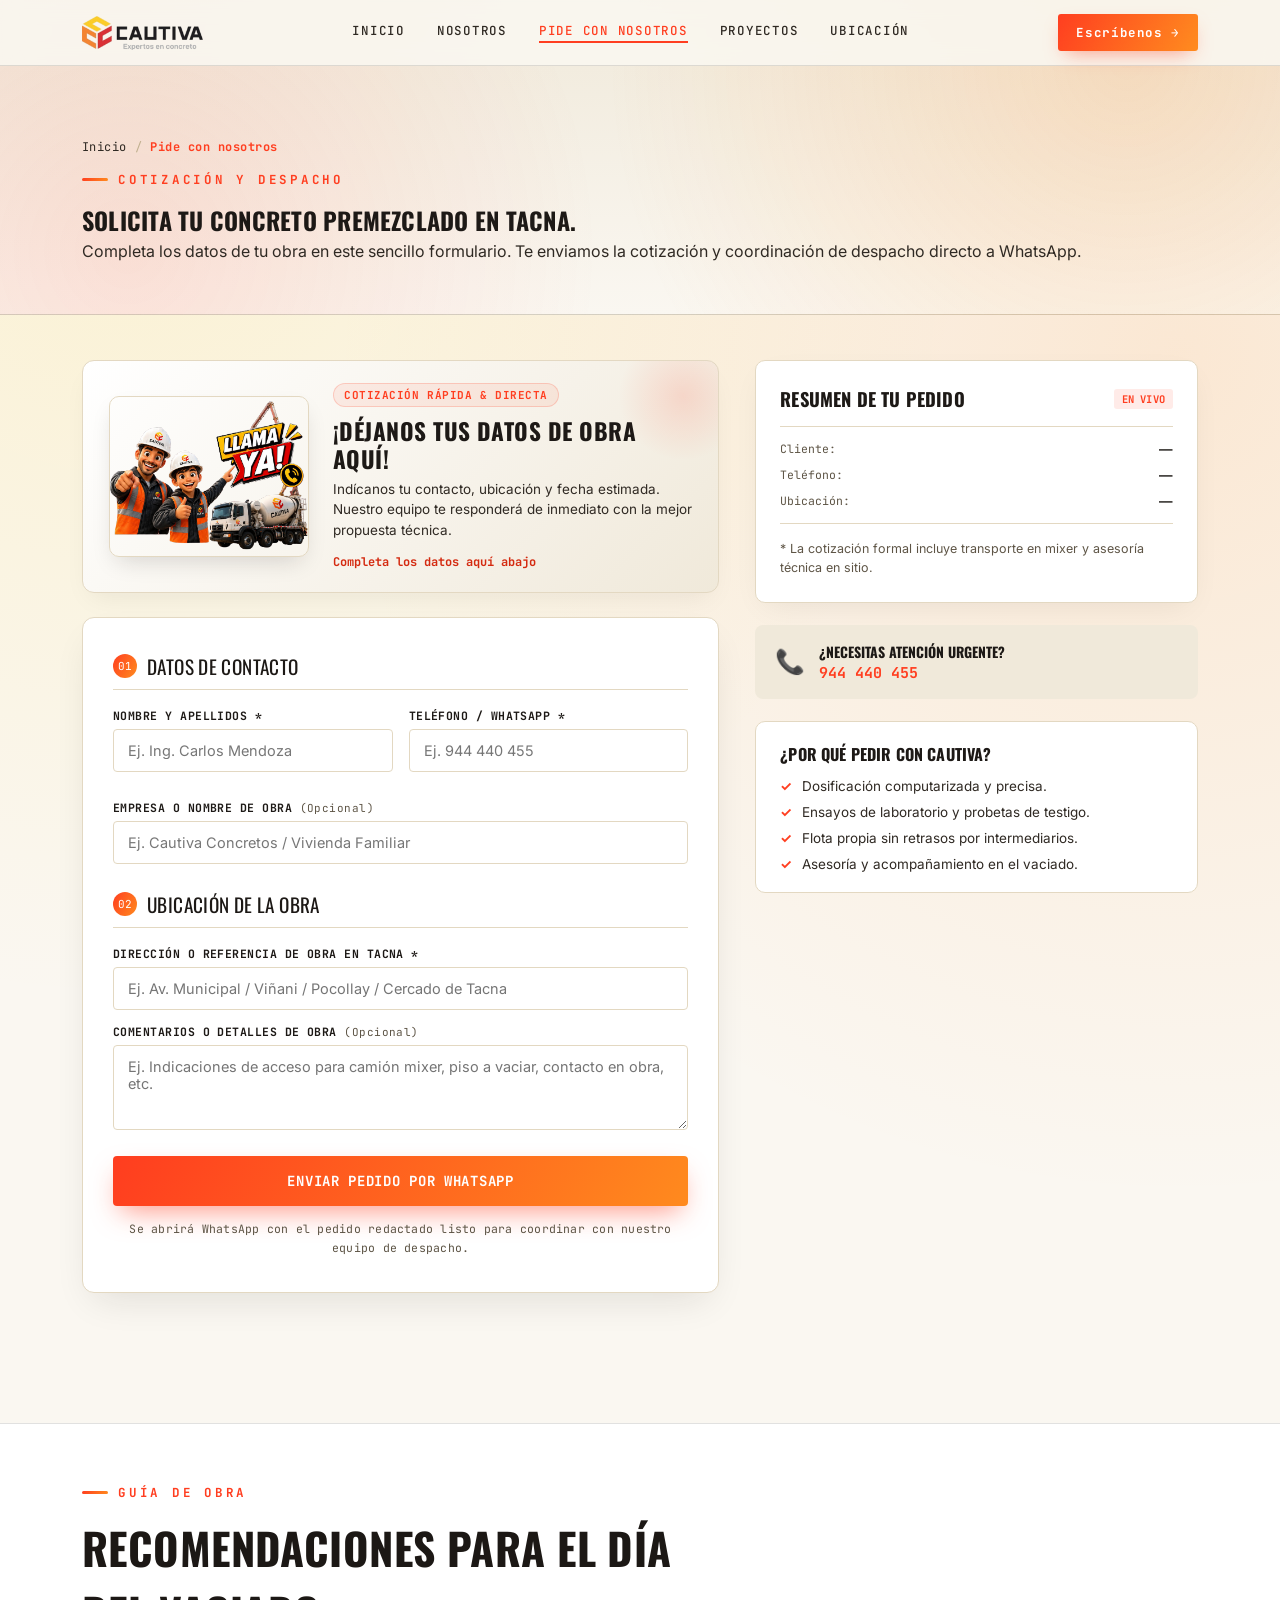
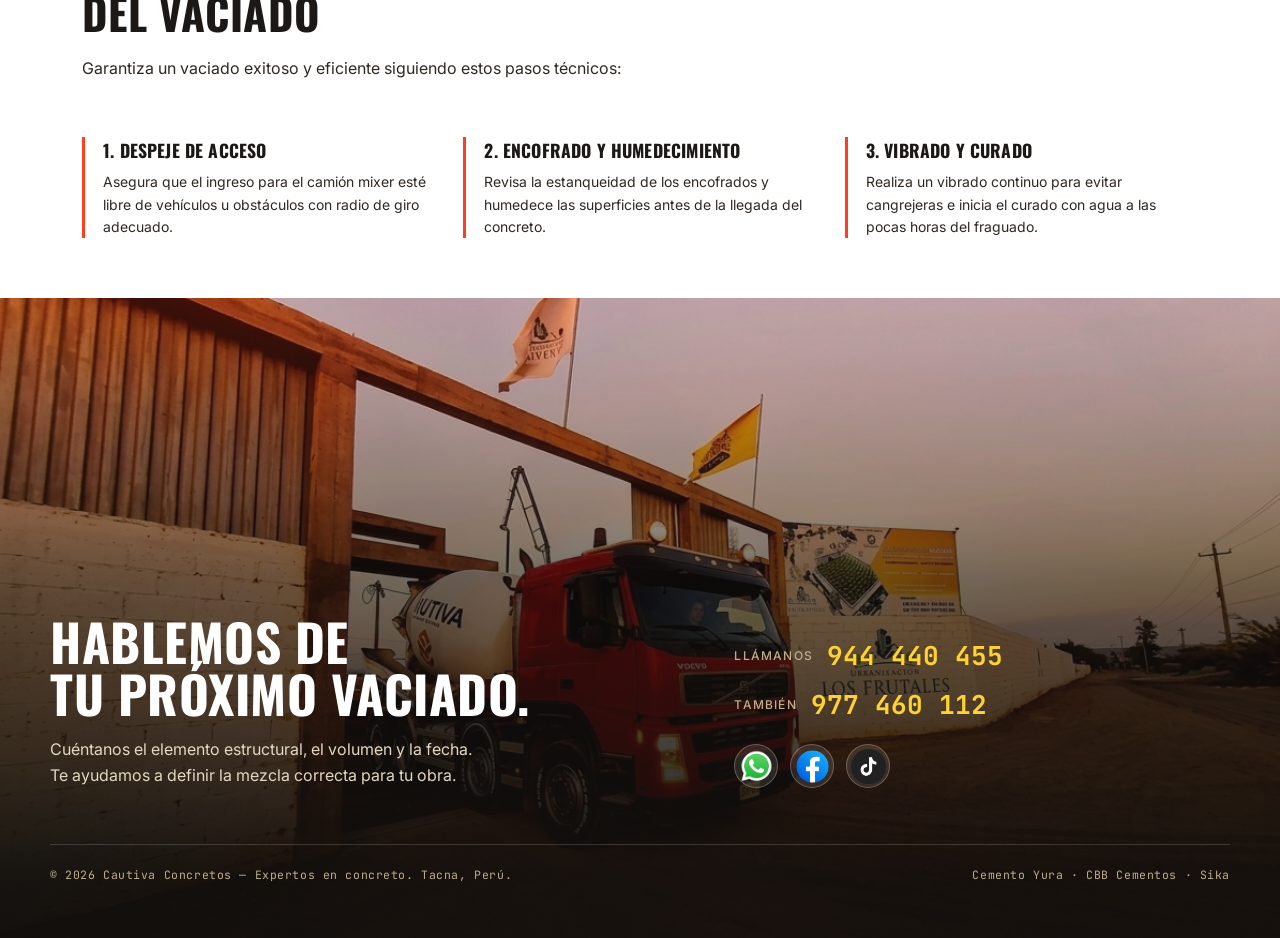
<file: pedido.html>
<!DOCTYPE html>
<html lang="es">
<head>
<meta charset="UTF-8">
<meta name="viewport" content="width=device-width, initial-scale=1.0">
<title>Pide tu Concreto Premezclado | Cautiva Concretos — Tacna</title>
<meta name="description" content="Solicita tu cotización de concreto premezclado en Tacna. Cotiza rápido por WhatsApp con Cautiva: atención directa, asesoría técnica y despacho puntual.">
<link rel="canonical" href="https://www.cautivaconcretos.com/pedido.html">

<meta property="og:type" content="website">
<meta property="og:locale" content="es_PE">
<meta property="og:site_name" content="Cautiva Concretos">
<meta property="og:title" content="Pide tu Concreto Premezclado | Cautiva Concretos">
<meta property="og:description" content="Solicita concreto premezclado de alta calidad en Tacna con asesoría técnica y flota propia.">
<meta property="og:image" content="https://www.cautivaconcretos.com/images/1.jpg">
<meta property="og:url" content="https://www.cautivaconcretos.com/pedido.html">
<meta name="twitter:card" content="summary_large_image">

<link rel="preconnect" href="https://fonts.googleapis.com">
<link rel="preconnect" href="https://fonts.gstatic.com" crossorigin>
<link href="https://fonts.googleapis.com/css2?family=Oswald:wght@400;500;600;700&family=Inter:wght@400;500;600;700;800&family=JetBrains+Mono:wght@500;700&display=swap" rel="stylesheet">
<link rel="stylesheet" href="css/style.css">
<link rel="stylesheet" href="css/pedido.css">
</head>

<body>
<header>
  <nav class="nav">
    <img class="logo-mark" src="images/nuevo logo.png" alt="Cautiva Concretos">
    <div class="nav-links">
      <a href="index.html">Inicio</a>
      <a href="nosotros.html">Nosotros</a>
      <a href="pedido.html" class="active">Pide con nosotros</a>
      <a href="proyectos.html">Proyectos</a>
      <a href="ubicacion.html">Ubicación</a>
    </div>
    <a class="nav-cta" href="https://wa.me/51944440455" target="_blank" rel="noopener">Escríbenos →</a>
  </nav>
</header>

<!-- HERO -->
<section class="pedido-hero">
  <div class="wrap">
    <div class="breadcrumb"><a href="index.html">Inicio</a> <span>/</span> <span>Pide con nosotros</span></div>
    <div class="eyebrow">Cotización y Despacho</div>
    <h1>Solicita tu concreto premezclado en Tacna.</h1>
    <p class="lead">Completa los datos de tu obra en este sencillo formulario. Te enviamos la cotización y coordinación de despacho directo a WhatsApp.</p>
  </div>
</section>

<!-- SECCIÓN PRINCIPAL DE PEDIDO -->
<section class="pedido-main-section">
  <div class="wrap">

    <div class="pedido-layout-grid">
      
      <!-- COLUMNA IZQUIERDA: BANNER VISUAL + FORMULARIO PRINCIPAL -->
      <div class="form-container-wrap">

        <!-- BANNER CON IMAGEN SEÑALANDO AL FORMULARIO -->
        <div class="pedido-pointer-banner reveal in">
          <div class="pointer-badge-img">
            <img src="images/señalar-formulario.svg" onerror="this.onerror=null; this.src='images/señalando-cautiva.jpg';" alt="Equipo Cautiva Concretos señalando el formulario" class="char-pointer-img">
          </div>
          <div class="pointer-badge-content">
            <span class="pointer-pill"> Cotización Rápida & Directa</span>
            <h3>¡Déjanos tus datos de obra aquí!</h3>
            <p>Indícanos tu contacto, ubicación y fecha estimada. Nuestro equipo te responderá de inmediato con la mejor propuesta técnica.</p>
            <div class="pointer-arrow-indicator">
              <span> Completa los datos aquí abajo</span>
            </div>
          </div>
        </div>

        <form class="pedido-form-card reveal in" id="pedido-form" novalidate>
          
          <!-- PASO 1: DATOS DE CONTACTO -->
          <div class="form-section-block">
            <div class="form-step-title">
              <span>01</span> Datos de Contacto
            </div>
            <div class="pf-row">
              <div class="pf-field">
                <label for="pf-nombre">Nombre y Apellidos *</label>
                <input type="text" id="pf-nombre" name="nombre" required placeholder="Ej. Ing. Carlos Mendoza">
              </div>
              <div class="pf-field">
                <label for="pf-telefono">Teléfono / WhatsApp *</label>
                <input type="tel" id="pf-telefono" name="telefono" required placeholder="Ej. 944 440 455">
              </div>
            </div>
            <div class="pf-field">
              <label for="pf-empresa">Empresa o Nombre de Obra <small>(Opcional)</small></label>
              <input type="text" id="pf-empresa" name="empresa" placeholder="Ej. Cautiva Concretos / Vivienda Familiar">
            </div>
          </div>

          <!-- PASO 2: DIRECCIÓN O REFERENCIA DE OBRA -->
          <div class="form-section-block">
            <div class="form-step-title">
              <span>02</span> Ubicación de la Obra
            </div>
            
            <div class="pf-field">
              <label for="pf-direccion">Dirección o Referencia de Obra en Tacna *</label>
              <input type="text" id="pf-direccion" name="direccion" required placeholder="Ej. Av. Municipal / Viñani / Pocollay / Cercado de Tacna">
            </div>

            <div class="pf-field" style="margin-top:14px;">
              <label for="pf-comentarios">Comentarios o Detalles de Obra <small>(Opcional)</small></label>
              <textarea id="pf-comentarios" name="comentarios" placeholder="Ej. Indicaciones de acceso para camión mixer, piso a vaciar, contacto en obra, etc."></textarea>
            </div>
          </div>

          <!-- BOTÓN DE ENVÍO -->
          <button type="submit" class="pf-submit-btn" id="btn-submit-form">
            <span>Enviar Pedido por WhatsApp</span>
          </button>
          
          <p class="pf-note" style="margin-top: 14px; text-align: center;">
            Se abrirá WhatsApp con el pedido redactado listo para coordinar con nuestro equipo de despacho.
          </p>

        </form>
      </div>

      <!-- BARRA LATERAL: RESUMEN EN VIVO Y CONTACTO INMEDIATO -->
      <aside class="pedido-sidebar reveal in">
        
        <!-- Tarjeta de Resumen en Vivo -->
        <div class="live-summary-card">
          <h4>
            <span>Resumen de tu Pedido</span>
            <span class="live-summary-badge">En vivo</span>
          </h4>
          
          <div class="summary-rows">
            <div class="summary-row">
              <span class="s-label">Cliente:</span>
              <span class="s-val" id="sum-nombre">—</span>
            </div>
            <div class="summary-row">
              <span class="s-label">Teléfono:</span>
              <span class="s-val" id="sum-telefono">—</span>
            </div>
            <div class="summary-row">
              <span class="s-label">Ubicación:</span>
              <span class="s-val" id="sum-direccion">—</span>
            </div>
          </div>

          <p style="font-size:12.5px; color:var(--concrete-700); line-height:1.5; margin-bottom:0;">
            * La cotización formal incluye transporte en mixer y asesoría técnica en sitio.
          </p>
        </div>

        <!-- Contacto Telefónico Directo -->
        <div class="direct-call-box">
          <div class="call-ico">📞</div>
          <div>
            <h5>¿Necesitas atención urgente?</h5>
            <a href="tel:944440455">944 440 455</a>
          </div>
        </div>

        <!-- Garantías Cautiva -->
        <div class="side-guarantees">
          <h4>¿Por qué pedir con Cautiva?</h4>
          <ul>
            <li><span>✓</span> Dosificación computarizada y precisa.</li>
            <li><span>✓</span> Ensayos de laboratorio y probetas de testigo.</li>
            <li><span>✓</span> Flota propia sin retrasos por intermediarios.</li>
            <li><span>✓</span> Asesoría y acompañamiento en el vaciado.</li>
          </ul>
        </div>

      </aside>

    </div>
  </div>
</section>

<!-- RECOMENDACIONES DE VACIADO -->
<section class="vaciado-tips-section">
  <div class="wrap">
    <div class="section-head reveal in">
      <div class="eyebrow">Guía de Obra</div>
      <h2>Recomendaciones para el Día del Vaciado</h2>
      <p style="margin-top:10px;">Garantiza un vaciado exitoso y eficiente siguiendo estos pasos técnicos:</p>
    </div>

    <div class="tips-grid reveal in">
      <div class="tip-card">
        <h4>1. Despeje de Acceso</h4>
        <p>Asegura que el ingreso para el camión mixer esté libre de vehículos u obstáculos con radio de giro adecuado.</p>
      </div>
      <div class="tip-card">
        <h4>2. Encofrado y Humedecimiento</h4>
        <p>Revisa la estanqueidad de los encofrados y humedece las superficies antes de la llegada del concreto.</p>
      </div>
      <div class="tip-card">
        <h4>3. Vibrado y Curado</h4>
        <p>Realiza un vibrado continuo para evitar cangrejeras e inicia el curado con agua a las pocas horas del fraguado.</p>
      </div>
    </div>
  </div>
</section>

<!-- CONTACTO -->
<section class="contacto">
  <div class="bg"><img src="images/fondoo.jpg" alt="Equipo Cautiva en obra"></div>
  <div class="wrap contacto-inner">
    <div class="contacto-top reveal in">
      <div>
        <h2>Hablemos de<br>tu próximo vaciado.</h2>
        <p class="lead">Cuéntanos el elemento estructural, el volumen y la fecha. Te ayudamos a definir la mezcla correcta para tu obra.</p>
      </div>
      <div class="phone-block">
        <div class="phone-line"><small>Llámanos</small>944 440 455</div>
        <div class="phone-line"><small>También</small>977 460 112</div>
        <div class="social-row">
          <a href="https://wa.me/51944440455" target="_blank" rel="noopener" aria-label="WhatsApp"><img src="images/whatsapp.png" alt=""></a>
          <a href="https://www.facebook.com/profile.php?id=100084069887328" target="_blank" rel="noopener" aria-label="Facebook"><img src="images/facebook.webp" alt=""></a>
          <a href="https://www.tiktok.com/@cautiva_pe?is_from_webapp=1&sender_device=pc" target="_blank" rel="noopener" aria-label="TikTok"><img src="images/tiktok.png" alt=""></a>
        </div>
      </div>
    </div>
    <div class="foot-rule">
      <span class="fmini">© <span id="year"></span> Cautiva Concretos — Expertos en concreto. Tacna, Perú.</span>
      <span class="fmini">Cemento Yura · CBB Cementos · Sika</span>
    </div>
  </div>
</section>

<script src="js/main.js"></script>
<script>
// Resumen dinámico en vivo en pedido.html
document.addEventListener('DOMContentLoaded', () => {
  const nombreInput = document.getElementById('pf-nombre');
  const telefonoInput = document.getElementById('pf-telefono');
  const direccionInput = document.getElementById('pf-direccion');

  const sumNombre = document.getElementById('sum-nombre');
  const sumTelefono = document.getElementById('sum-telefono');
  const sumDireccion = document.getElementById('sum-direccion');

  if (nombreInput && sumNombre) {
    nombreInput.addEventListener('input', (e) => {
      sumNombre.textContent = e.target.value.trim() || '—';
    });
  }
  if (telefonoInput && sumTelefono) {
    telefonoInput.addEventListener('input', (e) => {
      sumTelefono.textContent = e.target.value.trim() || '—';
    });
  }
  if (direccionInput && sumDireccion) {
    direccionInput.addEventListener('input', (e) => {
      sumDireccion.textContent = e.target.value.trim() || '—';
    });
  }
});
</script>
</body>
</html>
</file>
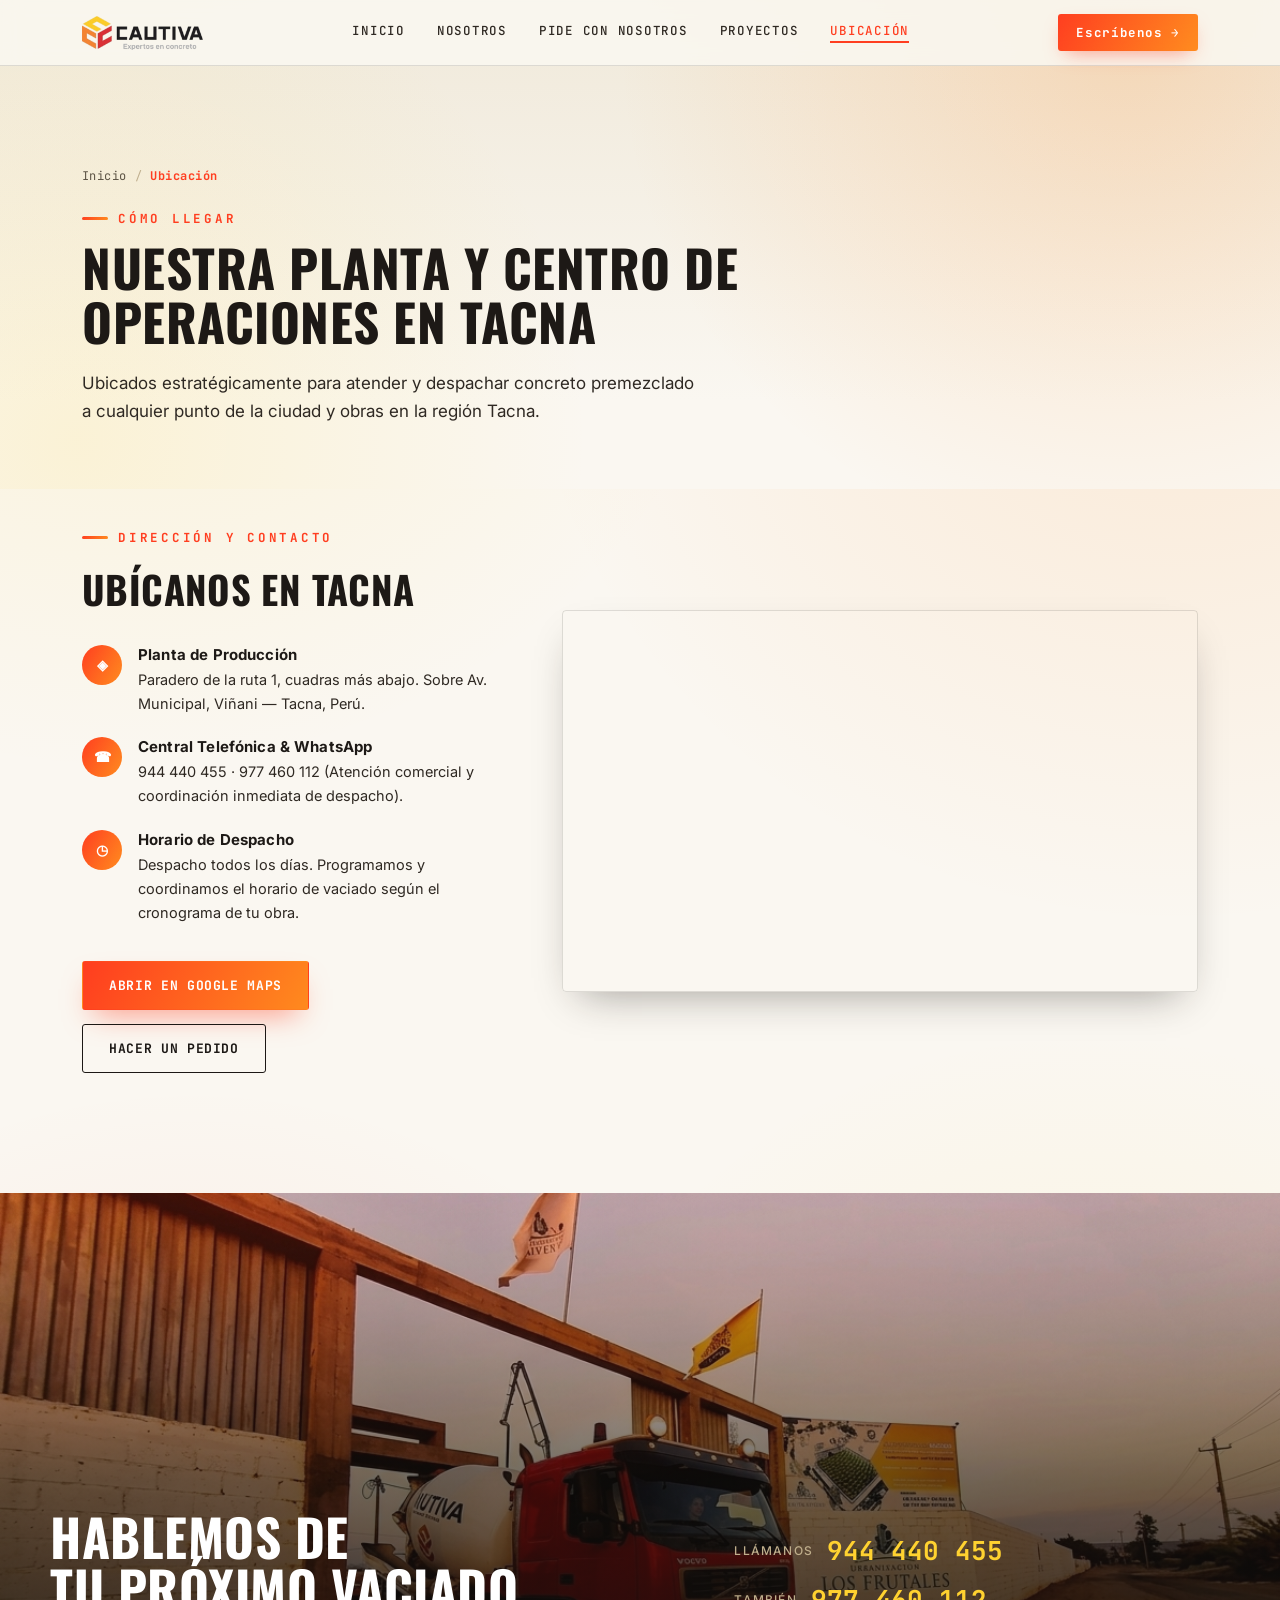
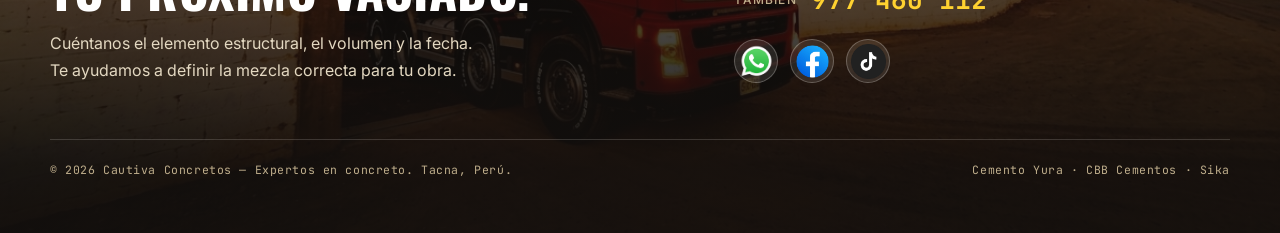
<file: ubicacion.html>
<!DOCTYPE html>
<html lang="es">
<head>
<meta charset="UTF-8">
<meta name="viewport" content="width=device-width, initial-scale=1.0">
<title>Ubicación | Cautiva Concretos — Planta y Despacho en Tacna</title>
<meta name="description" content="Encuentra nuestra planta de concreto premezclado Cautiva Concretos en Tacna, Perú. Av. Municipal, Viñani. Despacho y atención a obras.">
<link rel="preconnect" href="https://fonts.googleapis.com">
<link rel="preconnect" href="https://fonts.gstatic.com" crossorigin>
<link href="https://fonts.googleapis.com/css2?family=Oswald:wght@400;500;600;700&family=Inter:wght@400;500;600;700;800&family=JetBrains+Mono:wght@500;700&display=swap" rel="stylesheet">
<link rel="stylesheet" href="css/style.css">
</head>

<body>
<header>
  <nav class="nav">
    <img class="logo-mark" src="images/nuevo logo.png" alt="Cautiva Concretos">
    <div class="nav-links">
      <a href="index.html">Inicio</a>
      <a href="nosotros.html">Nosotros</a>
      <a href="pedido.html">Pide con nosotros</a>
      <a href="proyectos.html">Proyectos</a>
      <a href="ubicacion.html" class="active">Ubicación</a>
    </div>
    <a class="nav-cta" href="https://wa.me/51944440455" target="_blank" rel="noopener">Escríbenos →</a>
  </nav>
</header>

<!-- HERO DE PÁGINA -->
<section class="page-hero">
  <div class="wrap">
    <div class="breadcrumb"><a href="index.html">Inicio</a> <span>/</span> <span>Ubicación</span></div>
    <div class="eyebrow">Cómo llegar</div>
    <h1>Nuestra Planta y Centro de Operaciones en Tacna</h1>
    <p class="lead">Ubicados estratégicamente para atender y despachar concreto premezclado a cualquier punto de la ciudad y obras en la región Tacna.</p>
  </div>
</section>

<!-- UBICACION DETALLADA -->
<section id="ubicacion" style="padding-top: 40px;">
  <div class="wrap ubicacion-grid">
    <div class="reveal">
      <div class="eyebrow">Dirección y Contacto</div>
      <h2 style="font-size:clamp(1.9rem,3vw,2.5rem);">Ubícanos en Tacna</h2>
      <div class="ubi-facts">
        <div class="ubi-fact">
          <div class="ico">◈</div>
          <div>
            <h4>Planta de Producción</h4>
            <p>Paradero de la ruta 1, cuadras más abajo. Sobre Av. Municipal, Viñani — Tacna, Perú.</p>
          </div>
        </div>
        <div class="ubi-fact">
          <div class="ico">☎</div>
          <div>
            <h4>Central Telefónica & WhatsApp</h4>
            <p>944 440 455 · 977 460 112 (Atención comercial y coordinación inmediata de despacho).</p>
          </div>
        </div>
        <div class="ubi-fact">
          <div class="ico">◷</div>
          <div>
            <h4>Horario de Despacho</h4>
            <p>Despacho todos los días. Programamos y coordinamos el horario de vaciado según el cronograma de tu obra.</p>
          </div>
        </div>
      </div>

      <div style="margin-top: 36px; display: flex; gap: 14px; flex-wrap: wrap;">
        <a class="btn btn-solid" href="https://maps.app.goo.gl/4DDhHoZnG2GHdnqKA" target="_blank" rel="noopener">Abrir en Google Maps</a>
        <a class="btn btn-ghost" href="pedido.html">Hacer un pedido</a>
      </div>
    </div>

    <div class="reveal map-frame">
      <iframe 
        src="https://www.google.com/maps/embed?pb=!1m18!1m12!1m3!1d15172.029442490299!2d-70.25413546969429!3d-18.071213985654094!2m3!1f0!2f0!3f0!3m2!1i1024!2i768!4f13.1!3m3!1m2!1s0x915ac948fcddae1f%3A0x9584c20956ef4792!2sCautiva%20Concretos!5e0!3m2!1ses!2spe!4v1787764236448!5m2!1ses!2spe"
        width="600"
        height="450"
        style="border:0;"
        allowfullscreen=""
        loading="lazy"
        referrerpolicy="strict-origin-when-cross-origin"
        title="Mapa Cautiva Concretos">
      </iframe>
    </div>
  </div>
</section>

<!-- CONTACTO / FOOTER -->
<section class="contacto">
  <div class="bg"><img src="images/fondoo.jpg" alt="Equipo Cautiva en obra"></div>
  <div class="wrap contacto-inner">
    <div class="contacto-top reveal">
      <div>
        <h2>Hablemos de<br>tu próximo vaciado.</h2>
        <p class="lead">Cuéntanos el elemento estructural, el volumen y la fecha. Te ayudamos a definir la mezcla correcta para tu obra.</p>
      </div>
      <div class="phone-block">
        <div class="phone-line"><small>Llámanos</small>944 440 455</div>
        <div class="phone-line"><small>También</small>977 460 112</div>
        <div class="social-row">
          <a href="https://wa.me/51944440455" target="_blank" rel="noopener" aria-label="WhatsApp"><img src="images/whatsapp.png" alt=""></a>
          <a href="https://www.facebook.com/profile.php?id=100084069887328" target="blank" aria-label="Facebook"><img src="images/facebook.webp" alt=""></a>
          <a href="https://www.tiktok.com/@cautiva_pe?is_from_webapp=1&sender_device=pc" target="blank" aria-label="TikTok"><img src="images/tiktok.png" alt=""></a>
        </div>
      </div>
    </div>
    <div class="foot-rule">
      <span class="fmini">© <span id="year"></span> Cautiva Concretos — Expertos en concreto. Tacna, Perú.</span>
      <span class="fmini">Cemento Yura · CBB Cementos · Sika</span>
    </div>
  </div>
</section>

<script src="js/main.js"></script>
</body>
</html>
</file>
<file: css/style.css>
:root {
  --paper: #FAF7F1;
  --concrete-100: #F0E9DA;
  --concrete-200: #E3D8C1;
  --concrete-400: #BFAE8C;
  --concrete-700: #5C5344;
  --charcoal: #1C1815;
  --charcoal-soft: #2E2822;
  --red: #FF3D1F;
  --red-dark: #D4290F;
  --orange: #FF8A1E;
  --yellow: #FFD230;
  --line: rgba(28,24,21,0.13);
  --shadow: 0 18px 40px -18px rgba(28,24,21,0.42);
  --brand-gradient: linear-gradient(120deg, var(--red) 0%, var(--orange) 100%);
}

* {
  box-sizing: border-box;
}

html {
  scroll-behavior: smooth;
}

body {
  margin: 0;
  position: relative;
  background:
    radial-gradient(circle at 10% 6%, rgba(255,210,48,0.16), transparent 32%),
    radial-gradient(circle at 92% 14%, rgba(255,138,30,0.14), transparent 34%),
    radial-gradient(circle at 15% 92%, rgba(255,61,31,0.10), transparent 30%),
    radial-gradient(circle at 85% 88%, rgba(255,210,48,0.12), transparent 30%),
    var(--paper);
  color: var(--charcoal);
  font-family: 'Inter', sans-serif;
  -webkit-font-smoothing: antialiased;
  overflow-x: hidden;
}

/* Grano simulado sobre toda la pagina */
body::after {
  content: '';
  position: fixed;
  inset: 0;
  pointer-events: none;
  z-index: 9999;
  opacity: 0.45;
  mix-blend-mode: overlay;
  background-image: url("data:image/svg+xml,%3Csvg xmlns='http://www.w3.org/2000/svg' width='140' height='140'%3E%3Cfilter id='n'%3E%3CfeTurbulence type='fractalNoise' baseFrequency='0.85' numOctaves='2' stitchTiles='stitch'/%3E%3CfeColorMatrix type='matrix' values='0 0 0 0 1  0 0 0 0 1  0 0 0 0 1  0 0 0 0.06 0'/%3E%3C/filter%3E%3Crect width='100%25' height='100%25' filter='url(%23n)'/%3E%3C/svg%3E");
}

h1, h2, h3, h4 {
  font-family: 'Oswald', sans-serif;
  text-transform: uppercase;
  letter-spacing: 0.01em;
  margin: 0;
  color: var(--charcoal);
}

p {
  line-height: 1.65;
  color: var(--charcoal-soft);
  margin: 0;
}

a {
  color: inherit;
  text-decoration: none;
}

img {
  max-width: 100%;
  display: block;
}

.mono {
  font-family: 'JetBrains Mono', monospace;
}

.wrap {
  max-width: 1180px;
  margin: 0 auto;
  padding: 0 32px;
}

.eyebrow {
  font-family: 'JetBrains Mono', monospace;
  font-size: 12.5px;
  font-weight: 700;
  letter-spacing: 0.22em;
  text-transform: uppercase;
  color: var(--red);
  display: flex;
  align-items: center;
  gap: 10px;
  margin-bottom: 14px;
}

.eyebrow::before {
  content: '';
  width: 26px;
  height: 3px;
  background: var(--brand-gradient);
  display: inline-block;
  border-radius: 2px;
}

/* Reveal on scroll */
.reveal {
  opacity: 0;
  transform: translateY(26px);
  transition: opacity 0.8s cubic-bezier(.2,.7,.2,1), transform 0.8s cubic-bezier(.2,.7,.2,1);
}

.reveal.in {
  opacity: 1;
  transform: translateY(0);
}

/* HEADER */
header {
  position: fixed;
  top: 0;
  left: 0;
  right: 0;
  z-index: 100;
  background: rgba(250,247,241,0.88);
  backdrop-filter: blur(10px);
  border-bottom: 1px solid var(--line);
  transition: background .3s ease;
}

.nav {
  display: flex;
  align-items: center;
  justify-content: space-between;
  padding: 14px 32px;
  max-width: 1180px;
  margin: 0 auto;
}

.nav .logo-mark {
  height: 34px;
}

.nav-links {
  display: flex;
  gap: 32px;
}

.nav-links a {
  font-family: 'JetBrains Mono', monospace;
  font-size: 12.5px;
  font-weight: 500;
  letter-spacing: 0.06em;
  text-transform: uppercase;
  color: var(--charcoal-soft);
  position: relative;
  padding-bottom: 4px;
}

.nav-links a::after {
  content: '';
  position: absolute;
  left: 0;
  bottom: 0;
  height: 2px;
  width: 0%;
  background: var(--red);
  transition: width .25s ease;
}

.nav-links a:hover {
  color: var(--red);
}

.nav-links a:hover::after {
  width: 100%;
}

.nav-cta {
  display: flex;
  align-items: center;
  gap: 8px;
  background: var(--brand-gradient);
  color: #fff !important;
  padding: 10px 18px;
  border-radius: 3px;
  font-family: 'JetBrains Mono', monospace;
  font-size: 12.5px;
  font-weight: 700;
  letter-spacing: 0.05em;
  box-shadow: 0 8px 20px -8px rgba(255,61,31,0.55);
  transition: transform .2s ease, box-shadow .2s ease, filter .2s ease;
}

.nav-cta:hover {
  transform: translateY(-1px);
  filter: brightness(1.08);
  box-shadow: 0 12px 24px -8px rgba(255,61,31,0.65);
}

.burger {
  display: none;
}

/* HERO */
.hero {
  position: relative;
  padding: 160px 0 0;
  background: #14100E;
  overflow: hidden;
}

/* Video Background Full Width & Height */
.hero-video-bg {
  position: absolute;
  top: 0;
  left: 0;
  width: 100%;
  height: 100%;
  overflow: hidden;
  z-index: 0;
  pointer-events: none;
}

.hero-video-bg video {
  position: absolute;
  top: 50%;
  left: 50%;
  width: 100%;
  height: 100%;
  object-fit: cover;
  transform: translate(-50%, -50%);
  filter: brightness(0.85) contrast(1.05);
}

/* Elegant dark vignette & gradient overlay for maximum readability */
.hero-video-overlay {
  position: absolute;
  inset: 0;
  z-index: 1;
  background:
    /* Sombra profunda y elegante hacia el texto izquierdo */
    linear-gradient(90deg, 
      rgba(15, 12, 10, 0.94) 0%, 
      rgba(18, 14, 12, 0.88) 40%, 
      rgba(24, 18, 15, 0.60) 70%, 
      rgba(18, 14, 12, 0.50) 100%),
    /* Suavizado superior para el header e inferior para el hero-strip */
    linear-gradient(180deg, 
      rgba(15, 12, 10, 0.70) 0%, 
      rgba(15, 12, 10, 0.15) 30%, 
      rgba(15, 12, 10, 0.45) 75%, 
      rgba(20, 16, 14, 0.98) 100%);
}

.hero-grid {
  position: relative;
  z-index: 2;
  display: grid;
  grid-template-columns: 1.05fr 0.95fr;
  align-items: center;
  gap: 32px;
  max-width: 1280px;
}

.hero-content {
  position: relative;
  z-index: 2;
}

.hero-tag {
  font-family: 'JetBrains Mono', monospace;
  font-size: 12.5px;
  font-weight: 700;
  letter-spacing: 0.22em;
  color: var(--orange);
  text-transform: uppercase;
  display: flex;
  align-items: center;
  gap: 10px;
  margin-bottom: 22px;
}

.hero-tag::before {
  content: '';
  width: 26px;
  height: 3px;
  background: var(--brand-gradient);
  border-radius: 2px;
}

.hero h1 {
  font-size: clamp(2.6rem, 5.2vw, 4.4rem);
  line-height: 1.02;
  font-weight: 700;
  letter-spacing: 0.01em;
  color: #FFFFFF;
  text-shadow: 0 4px 20px rgba(0, 0, 0, 0.7);
}

.hero h1 em {
  font-style: normal;
  background: linear-gradient(120deg, #FF5436 0%, #FFA834 100%);
  -webkit-background-clip: text;
  background-clip: text;
  color: transparent;
  filter: drop-shadow(0 2px 14px rgba(255, 84, 54, 0.45));
}

.hero p.lead {
  font-size: 18px;
  max-width: 520px;
  margin-top: 24px;
  color: #F0E9DA;
  line-height: 1.68;
  text-shadow: 0 2px 10px rgba(0, 0, 0, 0.6);
}

.hero-ctas {
  display: flex;
  gap: 14px;
  margin-top: 36px;
  flex-wrap: wrap;
  align-items: center;
}

.btn {
  display: inline-flex;
  align-items: center;
  gap: 10px;
  padding: 15px 26px;
  font-family: 'JetBrains Mono', monospace;
  font-weight: 700;
  font-size: 13px;
  letter-spacing: 0.05em;
  text-transform: uppercase;
  border-radius: 3px;
  border: 1.5px solid var(--charcoal);
  transition: transform .2s ease, background .2s ease, color .2s ease, box-shadow .2s ease, filter .2s ease;
}

.btn-solid {
  background: var(--brand-gradient);
  border-color: transparent;
  color: #fff;
  box-shadow: 0 14px 30px -12px rgba(255,61,31,0.6);
}

.btn-solid:hover {
  transform: translateY(-2px);
  filter: brightness(1.08);
  box-shadow: 0 18px 34px -12px rgba(255,61,31,0.7);
}

.btn-ghost {
  background: transparent;
  color: var(--charcoal);
}

.btn-ghost:hover {
  transform: translateY(-2px);
  background: var(--charcoal);
  color: var(--paper);
  border-color: var(--charcoal);
}

/* Botones específicos cuando están dentro de Hero */
.hero .btn-ghost {
  background: rgba(255, 255, 255, 0.08);
  color: #ffffff;
  border: 1.5px solid rgba(255, 255, 255, 0.4);
  backdrop-filter: blur(8px);
  -webkit-backdrop-filter: blur(8px);
}

.hero .btn-ghost:hover {
  transform: translateY(-2px);
  background: #ffffff;
  color: var(--charcoal);
  border-color: #ffffff;
}

.hero .btn-wsp {
  background: rgba(37, 211, 102, 0.16);
  border: 1.5px solid rgba(37, 211, 102, 0.6);
  color: #25D366;
  backdrop-filter: blur(8px);
  -webkit-backdrop-filter: blur(8px);
  display: inline-flex;
  align-items: center;
  gap: 8px;
}

.hero .btn-wsp:hover {
  background: #25D366;
  border-color: #25D366;
  color: #ffffff;
  transform: translateY(-2px);
  box-shadow: 0 12px 24px -6px rgba(37, 211, 102, 0.5);
}

.hero-visual {
  position: relative;
  z-index: 2;
  display: flex;
  justify-content: center;
  align-items: center;
  width: 100%;
}

.hero-visual .plate {
  position: absolute;
  width: 500px;
  height: 500px;
  background: radial-gradient(circle, rgba(255, 138, 30, 0.22) 0%, rgba(255, 61, 31, 0.08) 45%, transparent 70%);
  border-radius: 50%;
  pointer-events: none;
  z-index: 1;
}

.hero-visual img {
  position: relative;
  z-index: 2;
  filter: drop-shadow(0 30px 42px rgba(0, 0, 0, 0.72));
  width: 122%;
  max-width: 780px;
  height: auto;
  display: block;
  transform: translateX(15px);
  transition: transform 0.4s ease;
}

.hero-visual:hover img {
  transform: translateX(15px) translateY(-8px) scale(1.03);
}

.hero-strip {
  position: relative;
  z-index: 2;
  margin-top: 64px;
  border-top: 1px solid rgba(255, 255, 255, 0.12);
  background: rgba(20, 16, 14, 0.94);
  backdrop-filter: blur(12px);
  -webkit-backdrop-filter: blur(12px);
}

.hero-strip .wrap {
  display: grid;
  grid-template-columns: repeat(4, 1fr);
}

.hero-strip .cell {
  padding: 20px 24px;
  border-right: 1px solid rgba(255, 255, 255, 0.12);
  color: var(--concrete-100);
}

.hero-strip .cell:last-child {
  border-right: none;
}

.hero-strip .cell .num {
  font-family: 'JetBrains Mono', monospace;
  color: var(--yellow);
  font-weight: 700;
  font-size: 13px;
  letter-spacing: 0.05em;
  display: block;
  margin-bottom: 4px;
}

.hero-strip .cell .txt {
  font-size: 13.5px;
  color: var(--concrete-200);
}

/* SECCIONES EN GENERAL */
section {
  padding: 120px 0;
  position: relative;
}

.section-head {
  max-width: 640px;
  margin-bottom: 56px;
}

.section-head h2 {
  font-size: clamp(2rem, 3.4vw, 2.8rem);
}

/* QUIENES SOMOS */
.quienes {
  display: grid;
  grid-template-columns: 0.9fr 1.1fr;
  gap: 64px;
  align-items: center;
}

.quienes .frame {
  position: relative;
  border-radius: 4px;
  overflow: hidden;
}

.quienes .frame::before {
  content: '';
  position: absolute;
  inset: 0;
  border: 10px solid var(--paper);
  z-index: 2;
  pointer-events: none;
}

.quienes .frame img {
  width: 100%;
  height: 100%;
  object-fit: cover;
}

.quienes .tag-corner {
  position: absolute;
  bottom: -10px;
  left: -10px;
  background: var(--brand-gradient);
  color: #fff;
  padding: 14px 18px;
  font-family: 'JetBrains Mono', monospace;
  font-weight: 700;
  font-size: 12px;
  letter-spacing: 0.08em;
  z-index: 3;
  box-shadow: var(--shadow);
}

.quienes-copy p {
  font-size: 17px;
  margin-bottom: 18px;
}

.quienes-copy .sign {
  margin-top: 30px;
  padding-top: 24px;
  border-top: 1px solid var(--line);
  font-family: 'Oswald', sans-serif;
  font-size: 15px;
  letter-spacing: 0.05em;
  color: var(--charcoal);
  text-transform: uppercase;
  font-weight: 600;
}

/* MISIÓN, VISIÓN Y VALORES */
.mvv-band {
  position: relative;
  background: linear-gradient(160deg, var(--charcoal) 0%, #241E1A 100%);
  overflow: hidden;
}

.mvv-band::before {
  content: '';
  position: absolute;
  inset: 0;
  background-image:
    linear-gradient(rgba(250,247,241,0.05) 1px, transparent 1px),
    linear-gradient(90deg, rgba(250,247,241,0.05) 1px, transparent 1px);
  background-size: 38px 38px;
  pointer-events: none;
}

.mvv-band::after {
  content: '';
  position: absolute;
  top: 0;
  left: 0;
  right: 0;
  height: 5px;
  background: var(--brand-gradient);
}

.mvv-band .wrap {
  position: relative;
  z-index: 1;
}

.mvv-band .section-head h2 {
  color: var(--paper);
}

.mvv-band .eyebrow {
  color: var(--yellow);
}

.mvv-band .eyebrow::before {
  background: var(--yellow);
}

.mvv-grid {
  display: grid;
  grid-template-columns: repeat(3, 1fr);
  gap: 2px;
  background: rgba(250,247,241,0.1);
  border: 1px solid rgba(250,247,241,0.12);
}

.mvv-card {
  background: rgba(250,247,241,0.045);
  backdrop-filter: blur(3px);
  padding: 40px 34px;
  display: flex;
  flex-direction: column;
  gap: 16px;
  border-top: 3px solid transparent;
  transition: border-color .25s ease, background .25s ease;
}

.mvv-card:hover {
  border-top-color: var(--orange);
  background: rgba(250,247,241,0.08);
}

.mvv-card .idx {
  font-family: 'JetBrains Mono', monospace;
  font-size: 12px;
  color: var(--concrete-400);
  letter-spacing: 0.1em;
}

.mvv-card h3 {
  font-size: 22px;
  color: var(--paper);
}

.mvv-card p {
  font-size: 15px;
  color: var(--concrete-200);
}

.mvv-card .thumb {
  width: 100%;
  height: 150px;
  border-radius: 3px;
  overflow: hidden;
  margin-bottom: 6px;
}

.mvv-card .thumb img {
  width: 100%;
  height: 100%;
  object-fit: cover;
  transition: transform .5s ease;
}

.mvv-card:hover .thumb img {
  transform: scale(1.06);
}

.valores-list {
  list-style: none;
  margin: 0;
  padding: 0;
  display: flex;
  flex-direction: column;
  gap: 10px;
}

.valores-list li {
  font-family: 'JetBrains Mono', monospace;
  font-size: 13px;
  letter-spacing: 0.04em;
  padding: 10px 0;
  border-bottom: 1px dashed rgba(250,247,241,0.16);
  display: flex;
  align-items: center;
  justify-content: space-between;
  color: var(--concrete-200);
}

.valores-list li span.n {
  color: var(--yellow);
  font-weight: 700;
}

/* SERVICIOS */
.servicio-row {
  display: grid;
  grid-template-columns: 1fr 1fr;
  gap: 64px;
  align-items: center;
  margin-bottom: 96px;
}

.servicio-row:last-child {
  margin-bottom: 0;
}

.servicio-row.rev .img-col {
  order: 2;
}

.servicio-row.rev .txt-col {
  order: 1;
}

.servicio-row .img-col {
  position: relative;
}

.servicio-row .img-col img {
  border-radius: 4px;
  width: 100%;
  height: 380px;
  object-fit: cover;
}

.servicio-row .index-tag {
  position: absolute;
  top: -16px;
  right: -16px;
  background: var(--brand-gradient);
  color: #fff;
  font-family: 'JetBrains Mono', monospace;
  font-weight: 700;
  font-size: 15px;
  width: 56px;
  height: 56px;
  border-radius: 50%;
  display: flex;
  align-items: center;
  justify-content: center;
  box-shadow: 0 10px 24px -8px rgba(255,61,31,0.55);
}

.txt-col h3 {
  font-size: 28px;
  margin-bottom: 16px;
}

.txt-col p {
  font-size: 16px;
}

/* RESISTENCIA */
.resistencia {
  background: var(--charcoal);
  color: var(--paper);
  position: relative;
}

.resistencia::before {
  content: '';
  position: absolute;
  inset: 0;
  background-image:
    linear-gradient(rgba(250,247,241,0.05) 1px, transparent 1px),
    linear-gradient(90deg, rgba(250,247,241,0.05) 1px, transparent 1px);
  background-size: 38px 38px;
  pointer-events: none;
}

.resistencia::after {
  content: '';
  position: absolute;
  top: 0;
  left: 0;
  right: 0;
  height: 5px;
  background: var(--brand-gradient);
}

.resistencia .section-head h2 {
  color: var(--paper);
}

.resistencia .section-head p {
  color: var(--concrete-400);
}

.r-table {
  position: relative;
  z-index: 1;
  display: grid;
  grid-template-columns: repeat(4, 1fr);
  gap: 18px;
  align-items: end;
  margin-top: 20px;
}

.r-col {
  background: rgba(250,247,241,0.04);
  border: 1px solid rgba(250,247,241,0.14);
  border-top: 4px solid var(--yellow);
  padding: 22px 18px 26px;
  display: flex;
  flex-direction: column;
  gap: 14px;
  transition: transform .3s ease, border-color .3s ease, background .3s ease;
}

.r-col:hover {
  transform: translateY(-6px);
  background: rgba(250,247,241,0.08);
  border-top-color: var(--yellow);
}

.r-col .bar {
  width: 100%;
  background: linear-gradient(180deg, var(--yellow), var(--red));
  border-radius: 2px;
}

.r-col .kg {
  font-family: 'JetBrains Mono', monospace;
  font-size: 26px;
  font-weight: 700;
  color: var(--yellow);
}

.r-col .kg span {
  font-size: 13px;
  color: var(--concrete-400);
  font-weight: 500;
}

.r-col .app {
  font-size: 14.5px;
  color: var(--concrete-100);
  line-height: 1.5;
}

.r-col .label {
  font-family: 'JetBrains Mono', monospace;
  font-size: 11px;
  letter-spacing: 0.12em;
  color: var(--concrete-400);
  text-transform: uppercase;
}

/* PEDIDO */
#pedido {
  position: relative;
  background:
    radial-gradient(circle at 10% 12%, rgba(255,210,48,0.38), transparent 42%),
    radial-gradient(circle at 92% 8%, rgba(255,138,30,0.32), transparent 40%),
    radial-gradient(circle at 50% 105%, rgba(255,61,31,0.22), transparent 46%),
    var(--concrete-100);
  overflow: hidden;
}

#pedido::before {
  content: '';
  position: absolute;
  top: 0;
  left: 0;
  right: 0;
  height: 5px;
  background: var(--brand-gradient);
}

.pedido-grid {
  position: relative;
  z-index: 1;
  display: grid;
  grid-template-columns: 0.8fr 1.2fr;
  gap: 16px 48px;
}

.pedido-intro .ubi-fact .ico {
  background: var(--brand-gradient);
  color: #fff;
}

.señal-cautiva {
  grid-column: 1;
  grid-row: 2;
  display: flex;
  align-items: flex-end;
  justify-content: center;
}

.señal-cautiva .imagen-formulario {
  width: 100%;
  max-width: 380px;
  object-fit: contain;
  filter: drop-shadow(0 20px 24px rgba(28,24,21,0.3));
}
.pedido-intro {
  grid-column: 1 / -1;
}

.pedido-card {
  grid-column: 2;
  grid-row: 2;
  padding: 40px 38px 34px;
  display: flex;
  flex-direction: column;
  gap: 22px;
  align-self: start;
}

.pf-row {
  display: grid;
  grid-template-columns: 1fr 1fr;
  gap: 18px;
}

.pf-field {
  display: flex;
  flex-direction: column;
  gap: 8px;
}

.pf-field label {
  font-family: 'JetBrains Mono', monospace;
  font-size: 11.5px;
  letter-spacing: 0.06em;
  text-transform: uppercase;
  color: var(--charcoal-soft);
  font-weight: 700;
}

.pf-field input, .pf-field select, .pf-field textarea {
  font-family: 'Inter', sans-serif;
  font-size: 15px;
  color: var(--charcoal);
  background: #fff;
  border: 1.5px solid var(--concrete-200);
  border-radius: 3px;
  padding: 12px 14px;
  transition: border-color .2s ease, box-shadow .2s ease;
  width: 100%;
}

.pf-field textarea {
  min-height: 130px;
}

.pf-field input:focus, .pf-field select:focus, .pf-field textarea:focus {
  outline: none;
  border-color: var(--red);
  box-shadow: 0 0 0 3px rgba(255,61,31,0.14);
}

.pf-submit {
  justify-content: center;
  margin-top: 6px;
  width: 100%;
}

.pf-submit img {
  width: 22px;
  height: 22px;
  object-fit: contain;
  filter: none !important;
}

.señal-cautiva .imagen-formulario{
  width: 200%;
  max-width: 400px;
  height:500px;
}

.imagen-formulario {
  width: 300px;
  height: auto;
  position: relative;
  top: -90px; /* Muévela hacia arriba los píxeles que necesites */
}


.pf-note {
  font-family: 'JetBrains Mono', monospace;
  font-size: 11.5px;
  color: var(--concrete-700);
  text-align: center;
  letter-spacing: 0.02em;
}

.pf-field.pf-error input, .pf-field.pf-error select {
  border-color: var(--red);
  box-shadow: 0 0 0 3px rgba(255,61,31,0.14);
}

/* PROYECTOS */
.gallery {
  columns: 4 220px;
  column-gap: 14px;
}

.g-item {
  break-inside: avoid;
  margin-bottom: 14px;
  position: relative;
  border-radius: 3px;
  overflow: hidden;
  box-shadow: 0 1px 3px rgba(28,24,21,0.08);
}

.g-item img {
  width: 100%;
  display: block;
  transition: transform .5s ease;
}

.g-item:hover img {
  transform: scale(1.08);
}

.g-cap {
  position: absolute;
  left: 0;
  right: 0;
  bottom: 0;
  background: linear-gradient(0deg, rgba(28,24,21,0.9), transparent);
  color: #fff;
  padding: 26px 14px 12px;
  font-family: 'JetBrains Mono', monospace;
  font-size: 12px;
  letter-spacing: 0.04em;
  text-transform: uppercase;
  font-weight: 700;
}

/* COLABORADORES */
.colab-band {
  position: relative;
  background: var(--concrete-100);
  overflow: hidden;
}

.colab-band::before {
  content: '';
  position: absolute;
  inset: -15% -10%;
  background:
    radial-gradient(circle at 25% 20%, rgba(255,138,30,0.16), transparent 42%),
    radial-gradient(circle at 82% 78%, rgba(255,61,31,0.12), transparent 40%);
  pointer-events: none;
}

.colab-band .wrap {
  position: relative;
  z-index: 1;
  max-width: 1360px;
}

.colab-band .section-head {
  text-align: center;
  margin: 0 auto 52px;
  max-width: 760px;
}

.colab-band .section-head .eyebrow {
  justify-content: center;
}

.colab-band .section-head .eyebrow::after {
  content: '';
  width: 26px;
  height: 3px;
  background: var(--brand-gradient);
  display: inline-block;
  border-radius: 2px;
}

.colab-flex {
  display: grid;
  grid-template-columns: 0.95fr 1.05fr;
  align-items: center;
  gap: 60px;
  margin: 40px auto 0;
  max-width: 1300px;
  padding-left: 28px;
}

.colab-left-block {
  display: flex;
  flex-direction: column;
  gap: 24px;
}

.colab-intro-txt {
  font-size: 16.5px;
  line-height: 1.7;
  color: var(--charcoal-soft);
  max-width: 480px;
  margin: 0;
}

.colab-logos {
  display: flex;
  gap: 24px;
  align-items: center;
  justify-content: flex-start;
  flex-wrap: wrap;
}

.colab-logos img {
  height: 115px;
  width: auto;
  object-fit: contain;
  border-radius: 8px;
  box-shadow: 0 8px 22px rgba(28, 24, 21, 0.08);
  filter: grayscale(8%);
  opacity: 0.98;
  transition: filter .25s ease, opacity .25s ease, transform .25s ease, box-shadow .25s ease;
}

.colab-logos img:hover {
  filter: grayscale(0%);
  opacity: 1;
  transform: translateY(-4px) scale(1.03);
  box-shadow: 0 14px 28px rgba(28, 24, 21, 0.16);
}

.colab-extra {
  display: flex;
  flex-direction: column;
  gap: 22px;
  width: 100%;
}

.colab-extra .chip {
  display: flex;
  align-items: center;
  gap: 24px;
  background: #ffffff;
  border: 1.5px solid rgba(28, 24, 21, 0.12);
  border-radius: 14px;
  padding: 22px 28px 22px 22px;
  width: 100%;
  box-shadow: 0 8px 26px -6px rgba(28, 24, 21, 0.08);
  transition: transform 0.25s ease, box-shadow 0.25s ease, border-color 0.25s ease;
  box-sizing: border-box;
}

.colab-extra .chip:hover {
  transform: translateY(-3px);
  border-color: var(--red);
  box-shadow: 0 14px 34px -8px rgba(255, 61, 31, 0.22);
}

.colab-extra .chip img {
  width: 220px;
  height: 135px;
  object-fit: cover;
  border-radius: 10px;
  flex-shrink: 0;
  box-shadow: 0 4px 14px rgba(0, 0, 0, 0.12);
}

.colab-extra .chip-text {
  display: flex;
  flex-direction: column;
  gap: 6px;
}

.colab-extra .chip-text strong {
  font-family: 'Oswald', sans-serif;
  font-size: 1.5rem;
  letter-spacing: 0.02em;
  text-transform: uppercase;
  color: var(--charcoal);
  display: block;
}

.colab-extra .chip-text span {
  font-size: 14.5px;
  color: var(--charcoal-soft);
  line-height: 1.55;
}

/* UBICACIÓN */
.ubicacion-grid {
  display: grid;
  grid-template-columns: 0.8fr 1.2fr;
  gap: 56px;
  align-items: center;
}

.ubi-facts {
  display: flex;
  flex-direction: column;
  gap: 22px;
  margin-top: 28px;
}

.ubi-fact {
  display: flex;
  gap: 16px;
}

.ubi-fact .ico {
  width: 40px;
  height: 40px;
  border-radius: 50%;
  background: var(--brand-gradient);
  color: #fff;
  display: flex;
  align-items: center;
  justify-content: center;
  flex-shrink: 0;
  font-family: 'JetBrains Mono', monospace;
  font-weight: 700;
  font-size: 14px;
}

.ubi-fact h4 {
  font-size: 15px;
  text-transform: none;
  font-family: 'Inter', sans-serif;
  font-weight: 700;
  margin-bottom: 4px;
}

.ubi-fact p {
  font-size: 14.5px;
}

.map-frame {
  border-radius: 4px;
  overflow: hidden;
  border: 1px solid var(--line);
  box-shadow: var(--shadow);
}

.map-frame iframe {
  width: 100%;
  height: 380px;
  border: 0;
  display: block;
  filter: grayscale(15%) contrast(1.02);
}

.pedido-intro .ubi-fact h4 {
  color: var(--charcoal);
}

.pedido-intro .ubi-fact p {
  color: var(--charcoal-soft);
}

/* FOOTER / CONTACTO */
.contacto {
  position: relative;
  padding: 0;
  color: #fff;
  min-height: 640px;
  display: flex;
  align-items: flex-end;
}

.contacto .bg {
  position: absolute;
  inset: 0;
  z-index: 0;
}

.contacto .bg img {
  width: 100%;
  height: 100%;
  object-fit: cover;
}

.contacto .bg::after {
  content: '';
  position: absolute;
  inset: 0;
  background: linear-gradient(0deg, rgba(18,15,13,0.95) 10%, rgba(18,15,13,0.6) 55%, rgba(255,61,31,0.22));
}

.contacto-inner {
  position: relative;
  z-index: 1;
  width: 100%;
  padding: 90px 0 56px;
}

.contacto-top {
  display: grid;
  grid-template-columns: 1.3fr 1fr;
  gap: 40px;
  align-items: end;
}

.contacto h2 {
  color: #fff;
  font-size: clamp(2.2rem, 4vw, 3.2rem);
  line-height: 1.02;
}

.contacto p.lead {
  color: var(--concrete-200);
  max-width: 440px;
  margin-top: 16px;
  font-size: 16px;
}

.phone-block {
  display: flex;
  flex-direction: column;
  gap: 14px;
}

.phone-line {
  display: flex;
  align-items: center;
  gap: 14px;
  font-family: 'JetBrains Mono', monospace;
  font-size: 26px;
  font-weight: 700;
  color: var(--yellow);
}

.phone-line small {
  display: block;
  font-family: 'Inter', sans-serif;
  font-size: 12px;
  color: var(--concrete-400);
  font-weight: 500;
  text-transform: uppercase;
  letter-spacing: 0.1em;
}

.social-row {
  display: flex;
  gap: 12px;
  margin-top: 8px;
}

.social-row a {
  width: 44px;
  height: 44px;
  border-radius: 50%;
  display: flex;
  align-items: center;
  justify-content: center;
  background: rgba(250,247,241,0.1);
  border: 1px solid rgba(250,247,241,0.25);
  transition: background .2s ease, transform .2s ease, border-color .2s ease;
}

.social-row a:hover {
  background: var(--brand-gradient);
  transform: translateY(-3px);
  border-color: transparent;
}

.social-row img {
  width: 35px;
  height: 35px;
  filter: none;
}

.foot-rule {
  margin-top: 56px;
  padding-top: 22px;
  border-top: 1px solid rgba(250,247,241,0.16);
  display: flex;
  justify-content: space-between;
  align-items: center;
  flex-wrap: wrap;
  gap: 12px;
}

.foot-rule .fmini {
  font-family: 'JetBrains Mono', monospace;
  font-size: 11.5px;
  letter-spacing: 0.05em;
  color: var(--concrete-400);
}

/* MEDIA QUERIES */
@media (max-width: 900px) {
  .nav {
    flex-wrap: wrap;
    padding: 11px 20px 8px;
    align-items: center;
  }
  .nav .logo-mark {
    height: 30px;
  }
  .nav-cta {
    padding: 7px 14px;
    font-size: 11.5px;
  }
  .nav-links {
    display: flex;
    order: 3;
    width: 100%;
    margin-top: 8px;
    padding-top: 8px;
    border-top: 1px solid rgba(28, 24, 21, 0.08);
    gap: 18px;
    overflow-x: auto;
    white-space: nowrap;
    -webkit-overflow-scrolling: touch;
    scrollbar-width: none;
    -ms-overflow-style: none;
  }
  .nav-links::-webkit-scrollbar {
    display: none;
  }
  .nav-links a {
    font-size: 11.5px;
    letter-spacing: 0.04em;
    padding: 3px 0 5px;
    flex-shrink: 0;
  }
  .nav-links a.active {
    color: var(--red);
    font-weight: 700;
  }
  .nav-links a.active::after {
    width: 100%;
  }
  .hero {
    padding-top: 130px;
  }
  .hero-video-overlay {
    background:
      linear-gradient(180deg, 
        rgba(15, 12, 10, 0.92) 0%, 
        rgba(18, 14, 12, 0.88) 50%, 
        rgba(20, 16, 14, 0.98) 100%);
  }
  .hero-grid {
    grid-template-columns: 1fr;
  }
  .hero-visual {
    display: none !important;
  }
  .hero-strip .wrap {
    grid-template-columns: repeat(2, 1fr);
  }
  .hero-strip .cell:nth-child(2) {
    border-right: none;
  }
  .quienes {
    grid-template-columns: 1fr;
  }
  .pedido-grid {
    grid-template-columns: 1fr;
  }
  .pf-row {
    grid-template-columns: 1fr;
  }
  .pedido-card {
    padding: 28px 22px 24px;
  }
  .mvv-grid {
    grid-template-columns: 1fr;
  }
  .servicio-row, .servicio-row.rev {
    grid-template-columns: 1fr;
  }
  .servicio-row.rev .img-col, .servicio-row.rev .txt-col {
    order: 0;
  }
  .r-table {
    grid-template-columns: repeat(2, 1fr);
  }
  .gallery {
    columns: 2 160px;
  }
  .colab-flex {
    grid-template-columns: 1fr;
    gap: 36px;
    padding-left: 0;
  }
  .colab-logos {
    justify-content: center;
  }
  .ubicacion-grid {
    grid-template-columns: 1fr;
  }
  .contacto-top {
    grid-template-columns: 1fr;
  }
  section {
    padding: 80px 0;
  }
  .wrap {
    padding: 0 20px;
  }
}

@media (max-width: 640px) {
  .colab-extra .chip {
    flex-direction: column;
    align-items: flex-start;
  }
  .colab-extra .chip img {
    width: 100%;
    height: 160px;
  }
}

@media (max-width: 480px) {
  .nav {
    padding: 9px 14px 7px;
  }
  .nav .logo-mark {
    height: 26px;
  }
  .nav-cta {
    padding: 6px 12px;
    font-size: 11px;
  }
  .nav-links {
    gap: 14px;
    margin-top: 6px;
    padding-top: 6px;
  }
  .nav-links a {
    font-size: 11px;
  }
}

@media (prefers-reduced-motion: reduce) {
  * {
    transition: none !important;
    animation: none !important;
  }
  .reveal {
    opacity: 1;
    transform: none;
  }
}

:focus-visible {
  outline: 2px solid var(--red);
  outline-offset: 3px;
}

/* El CSS de la sección Empresa (pestañas) vive únicamente en css/nosotros.css,
   ya que solo se usa en esa página. Ver ese archivo para editarlo. */

/* ================================
   PAGE HERO (encabezado de páginas internas: Nosotros, Proyectos...)
================================ */
.page-hero {
  position: relative;
  padding: 168px 0 64px;
  background:
    radial-gradient(circle at 88% 10%, rgba(255,138,30,0.20), transparent 42%),
    radial-gradient(circle at 6% 90%, rgba(255,210,48,0.14), transparent 40%),
    linear-gradient(180deg, var(--concrete-100) 0%, var(--paper) 82%);
  overflow: hidden;
}

.breadcrumb {
  font-family: 'JetBrains Mono', monospace;
  font-size: 12px;
  letter-spacing: 0.04em;
  color: var(--concrete-700);
  display: flex;
  align-items: center;
  gap: 8px;
  margin-bottom: 26px;
}

.breadcrumb a {
  color: var(--concrete-700);
  transition: color .2s ease;
}

.breadcrumb a:hover {
  color: var(--red);
}

.breadcrumb span {
  color: var(--concrete-400);
}

.breadcrumb span:last-child {
  color: var(--red);
  font-weight: 700;
}

.page-hero h1 {
  font-size: clamp(2.1rem, 4vw, 3.4rem);
  line-height: 1.05;
  font-weight: 700;
  max-width: 780px;
}

.page-hero .lead {
  font-size: 17px;
  max-width: 620px;
  margin-top: 20px;
}

/* ================================
   CHIPS DE FILTRO (usado en Proyectos)
================================ */
.filter-chips {
  display: flex;
  flex-wrap: wrap;
  gap: 10px;
  margin-bottom: 40px;
}

.filter-chip {
  font-family: 'JetBrains Mono', monospace;
  font-size: 12.5px;
  font-weight: 700;
  letter-spacing: 0.05em;
  text-transform: uppercase;
  background: #fff;
  border: 1.5px solid var(--concrete-200);
  color: var(--charcoal-soft);
  padding: 10px 18px;
  border-radius: 30px;
  cursor: pointer;
  transition: all .22s ease;
}

.filter-chip:hover {
  border-color: var(--red);
  color: var(--red);
}

.filter-chip.active {
  background: var(--brand-gradient);
  border-color: transparent;
  color: #fff;
  box-shadow: 0 8px 20px -10px rgba(255,61,31,0.55);
}

/* ================================
   TARJETAS "POR QUÉ ELEGIRNOS"
================================ */
.why-grid {
  display: grid;
  grid-template-columns: repeat(3, 1fr);
  gap: 24px;
}

.why-card {
  background: #fff;
  border: 1px solid var(--line);
  border-radius: 6px;
  padding: 32px 28px;
  display: flex;
  flex-direction: column;
  gap: 14px;
  transition: transform .25s ease, box-shadow .25s ease, border-color .25s ease;
}

.why-card:hover {
  transform: translateY(-6px);
  box-shadow: var(--shadow);
  border-color: transparent;
}

.why-card .why-ico {
  width: 48px;
  height: 48px;
  border-radius: 50%;
  background: var(--brand-gradient);
  color: #fff;
  display: flex;
  align-items: center;
  justify-content: center;
  font-family: 'JetBrains Mono', monospace;
  font-weight: 700;
  font-size: 16px;
}

.why-card h3 {
  font-size: 18px;
}

.why-card p {
  font-size: 14.5px;
}

/* Resaltar el link activo del menú según la página */
.nav-links a.active {
  color: var(--red);
}

.nav-links a.active::after {
  width: 100%;
}

@media (max-width: 900px) {
  .why-grid {
    grid-template-columns: 1fr;
  }
  .page-hero {
    padding: 140px 0 48px;
  }
}

/* ========================================================
   SECCIÓN DE BOTONES INTERACTIVOS (Navegación Rápida)
======================================================== */
.interactive-nav-section {
  padding: 80px 0 90px;
  position: relative;
  background: linear-gradient(180deg, rgba(240, 233, 218, 0.35) 0%, var(--paper) 100%);
}

.interactive-grid {
  display: grid;
  grid-template-columns: repeat(4, 1fr);
  gap: 24px;
}

/* Estado base uniforme para TODAS las tarjetas */
.interactive-card {
  --card-bg: #ffffff;
  --card-border: rgba(28, 24, 21, 0.1);
  --card-text: #1C1815;
  --card-desc: #5C5344;
  --card-cta: #FF3D1F;
  --card-stroke: #1C1815;
  --card-accent: #FF8A1E;
  --card-fill-subtle: rgba(28, 24, 21, 0.04);
  --card-wheel-fill: #ffffff;
  --card-dot: #FF8A1E;
  --card-dot-shadow: rgba(255, 138, 30, 0.5);
  --card-arrow-bg: rgba(28, 24, 21, 0.05);
  --card-arrow-color: #1C1815;
  --card-hover-line: var(--brand-gradient);
  --card-hover-shadow: 0 24px 46px -12px rgba(28, 24, 21, 0.18);

  position: relative;
  display: flex;
  flex-direction: column;
  justify-content: space-between;
  background: var(--card-bg);
  border-radius: 28px;
  border: 1.5px solid var(--card-border);
  padding: 26px 24px 22px;
  text-decoration: none;
  min-height: 290px;
  box-shadow: 0 10px 30px -10px rgba(28, 24, 21, 0.07);
  transition: transform 0.35s cubic-bezier(0.16, 1, 0.3, 1),
              box-shadow 0.35s cubic-bezier(0.16, 1, 0.3, 1),
              border-color 0.35s ease,
              background 0.35s ease;
  overflow: hidden;
  cursor: pointer;
}

.interactive-card::before {
  content: '';
  position: absolute;
  top: 0;
  left: 0;
  right: 0;
  height: 4px;
  background: transparent;
  transition: background 0.35s ease;
}

.interactive-card:hover {
  transform: translateY(-8px) scale(1.015);
  box-shadow: var(--card-hover-shadow);
}

.interactive-card:hover::before {
  background: var(--card-hover-line);
}

/* ========================================================
   CAMBIO DE COLOR EN HOVER SEGÚN CADA BOTÓN Y EL LOGO
======================================================== */

/* 1. PEDIDO: Se ilumina en Rojo Cautiva */
.interactive-card.card-pedido:hover {
  --card-bg: linear-gradient(135deg, #FF3D1F 0%, #D4290F 100%);
  --card-border: rgba(255, 61, 31, 0.4);
  --card-text: #ffffff;
  --card-desc: rgba(255, 255, 255, 0.94);
  --card-cta: #FFD230;
  --card-stroke: #ffffff;
  --card-accent: #FFD230;
  --card-fill-subtle: rgba(255, 255, 255, 0.22);
  --card-wheel-fill: #D4290F;
  --card-dot: #FFD230;
  --card-dot-shadow: rgba(255, 210, 48, 0.9);
  --card-arrow-bg: #ffffff;
  --card-arrow-color: #D4290F;
  --card-hover-line: #FFD230;
  --card-hover-shadow: 0 26px 52px -10px rgba(255, 61, 31, 0.65);
}

/* 2. PROYECTOS: Se ilumina en Naranja Cautiva */
.interactive-card.card-proyectos:hover {
  --card-bg: linear-gradient(135deg, #FF8A1E 0%, #E06D00 100%);
  --card-border: rgba(255, 138, 30, 0.45);
  --card-text: #ffffff;
  --card-desc: rgba(255, 255, 255, 0.94);
  --card-cta: #FFD230;
  --card-stroke: #ffffff;
  --card-accent: #FFD230;
  --card-fill-subtle: rgba(255, 255, 255, 0.22);
  --card-dot: #FFD230;
  --card-dot-shadow: rgba(255, 210, 48, 0.9);
  --card-arrow-bg: #ffffff;
  --card-arrow-color: #E06D00;
  --card-hover-line: #FFD230;
  --card-hover-shadow: 0 26px 52px -10px rgba(255, 138, 30, 0.65);
}

/* 3. NOSOTROS: Se ilumina en Rojo Carmesí Cautiva */
.interactive-card.card-nosotros:hover {
  --card-bg: linear-gradient(135deg, #E52E2E 0%, #B91C1C 100%);
  --card-border: rgba(229, 46, 46, 0.45);
  --card-text: #ffffff;
  --card-desc: rgba(255, 255, 255, 0.94);
  --card-cta: #FFD230;
  --card-stroke: #ffffff;
  --card-accent: #FFD230;
  --card-fill-subtle: rgba(255, 255, 255, 0.22);
  --card-dot: #FFD230;
  --card-dot-shadow: rgba(255, 210, 48, 0.9);
  --card-arrow-bg: #ffffff;
  --card-arrow-color: #B91C1C;
  --card-hover-line: #FFD230;
  --card-hover-shadow: 0 26px 52px -10px rgba(229, 46, 46, 0.65);
}

/* 4. UBICACIÓN: Se ilumina en Negro Carbón Cautiva con Oro */
.interactive-card.card-ubicacion:hover {
  --card-bg: linear-gradient(135deg, #1C1815 0%, #2E2822 100%);
  --card-border: rgba(255, 210, 48, 0.35);
  --card-text: #ffffff;
  --card-desc: rgba(255, 255, 255, 0.94);
  --card-cta: #FFD230;
  --card-stroke: #ffffff;
  --card-accent: #FF8A1E;
  --card-fill-subtle: rgba(255, 210, 48, 0.2);
  --card-dot: #FFD230;
  --card-dot-shadow: rgba(255, 210, 48, 0.9);
  --card-arrow-bg: #FFD230;
  --card-arrow-color: #1C1815;
  --card-hover-line: linear-gradient(90deg, #FFD230, #FF8A1E);
  --card-hover-shadow: 0 26px 52px -10px rgba(28, 24, 21, 0.65);
}

/* Encabezado interno de la tarjeta */
.interactive-card .card-head {
  display: flex;
  align-items: center;
  justify-content: space-between;
  margin-bottom: 12px;
}

.interactive-card .card-title {
  font-family: 'Oswald', sans-serif;
  font-size: 20px;
  font-weight: 700;
  letter-spacing: 0.06em;
  text-transform: uppercase;
  color: var(--card-text);
  margin: 0;
  transition: color 0.35s ease;
}

.interactive-card .card-indicators {
  display: flex;
  align-items: center;
  gap: 8px;
}

.interactive-card .card-dot {
  width: 9px;
  height: 9px;
  border-radius: 50%;
  background: var(--card-dot);
  box-shadow: 0 0 10px var(--card-dot-shadow);
  display: inline-block;
  transition: background 0.35s ease, box-shadow 0.35s ease;
}

.interactive-card .card-arrow {
  width: 28px;
  height: 28px;
  border-radius: 50%;
  background: var(--card-arrow-bg);
  color: var(--card-arrow-color);
  display: flex;
  align-items: center;
  justify-content: center;
  font-size: 13px;
  font-weight: 700;
  transition: transform 0.25s ease, background 0.35s ease, color 0.35s ease;
}

.interactive-card:hover .card-arrow {
  transform: translate(3px, -3px);
}

/* Área de ilustración vectorial SVG */
.interactive-card .card-graphic {
  display: flex;
  align-items: center;
  justify-content: center;
  flex: 1;
  padding: 18px 0;
}

.interactive-card .card-graphic svg {
  width: 100%;
  max-width: 140px;
  height: 120px;
  transition: transform 0.4s cubic-bezier(0.34, 1.56, 0.64, 1);
}

.interactive-card .card-graphic svg path,
.interactive-card .card-graphic svg circle,
.interactive-card .card-graphic svg line,
.interactive-card .card-graphic svg rect,
.interactive-card .card-graphic svg ellipse {
  transition: stroke 0.35s ease, fill 0.35s ease, opacity 0.35s ease;
}

.interactive-card:hover .card-graphic svg {
  transform: scale(1.1) translateY(-4px);
}

/* Pie de la tarjeta */
.interactive-card .card-foot {
  margin-top: 8px;
  padding-top: 14px;
  border-top: 1px solid rgba(28, 24, 21, 0.08);
  display: flex;
  align-items: center;
  justify-content: space-between;
  transition: border-color 0.35s ease;
}

.interactive-card:hover .card-foot {
  border-top-color: rgba(255, 255, 255, 0.25);
}

.interactive-card .card-desc {
  font-size: 13px;
  color: var(--card-desc);
  font-weight: 500;
  line-height: 1.35;
  transition: color 0.35s ease;
}

.interactive-card .card-cta-label {
  font-family: 'JetBrains Mono', monospace;
  font-size: 11px;
  font-weight: 700;
  text-transform: uppercase;
  letter-spacing: 0.05em;
  color: var(--card-cta);
  display: flex;
  align-items: center;
  gap: 4px;
  white-space: nowrap;
  transition: color 0.35s ease;
}

/* Responsive Accesos Directos (2x2 en móviles) */
@media (max-width: 1024px) {
  .interactive-grid {
    grid-template-columns: repeat(2, 1fr);
    gap: 20px;
  }
}

@media (max-width: 680px) {
  .interactive-grid {
    grid-template-columns: repeat(2, 1fr);
    gap: 12px;
  }
  .interactive-card {
    min-height: 220px;
    padding: 18px 16px 16px;
    border-radius: 20px;
  }
  .interactive-card .card-title {
    font-size: 1.15rem;
  }
  .interactive-card .card-desc {
    font-size: 11.5px;
    line-height: 1.35;
  }
  .interactive-card .card-cta-label {
    font-size: 10.5px;
  }
  .interactive-card .card-graphic svg {
    height: 72px;
    max-height: 72px;
  }
}

@media (max-width: 400px) {
  .interactive-grid {
    gap: 10px;
  }
  .interactive-card {
    min-height: 205px;
    padding: 15px 12px 12px;
    border-radius: 16px;
  }
  .interactive-card .card-title {
    font-size: 1.05rem;
  }
  .interactive-card .card-desc {
    font-size: 10.5px;
  }
  .interactive-card .card-graphic svg {
    height: 60px;
    max-height: 60px;
  }
}
</file>
<file: css/proyectos.css>
/* ===================================================
   PROYECTOS PAGE STYLES — CAUTIVA CONCRETOS
   =================================================== */

/* HERO REFINEMENT */
.proyectos-hero {
  position: relative;
  padding: 140px 0 60px;
  background: 
    radial-gradient(circle at 88% 20%, rgba(255,138,30,0.18), transparent 45%),
    radial-gradient(circle at 10% 80%, rgba(255,61,31,0.12), transparent 40%),
    linear-gradient(180deg, var(--concrete-100) 0%, var(--paper) 100%);
  border-bottom: 1px solid var(--line);
}

.proyectos-hero .breadcrumb {
  display: inline-flex;
  align-items: center;
  gap: 8px;
  font-family: 'JetBrains Mono', monospace;
  font-size: 12px;
  color: var(--concrete-700);
  margin-bottom: 18px;
}

.proyectos-hero .breadcrumb a {
  color: var(--charcoal-soft);
  transition: color 0.2s ease;
}

.proyectos-hero .breadcrumb a:hover {
  color: var(--red);
}

.hero-stats-badge {
  display: inline-flex;
  align-items: center;
  gap: 8px;
  background: #fff;
  border: 1px solid var(--concrete-200);
  padding: 6px 14px;
  border-radius: 999px;
  font-family: 'JetBrains Mono', monospace;
  font-size: 11.5px;
  font-weight: 700;
  color: var(--charcoal);
  margin-bottom: 20px;
  box-shadow: 0 4px 12px rgba(0,0,0,0.04);
}

.hero-stats-badge .dot {
  width: 8px;
  height: 8px;
  background: #10b981;
  border-radius: 50%;
  display: inline-block;
  box-shadow: 0 0 0 3px rgba(16, 185, 129, 0.25);
  animation: pulseGreen 2s infinite;
}

@keyframes pulseGreen {
  0% { transform: scale(0.95); box-shadow: 0 0 0 0 rgba(16, 185, 129, 0.4); }
  70% { transform: scale(1); box-shadow: 0 0 0 6px rgba(16, 185, 129, 0); }
  100% { transform: scale(0.95); box-shadow: 0 0 0 0 rgba(16, 185, 129, 0); }
}

.proyectos-hero h1 {
  font-size: clamp(2.2rem, 4.2vw, 3.4rem);
  line-height: 1.05;
  margin-bottom: 16px;
  max-width: 820px;
}

.proyectos-hero .lead {
  font-size: 17.5px;
  color: var(--charcoal-soft);
  max-width: 680px;
  line-height: 1.65;
}

/* SECTION CONTAINER */
.proyectos-section {
  padding: 60px 0 90px;
}

/* FILTER CHIPS (BARRA DE CATEGORÍAS) */
.filter-bar-wrapper {
  margin-bottom: 42px;
  display: flex;
  align-items: center;
  justify-content: space-between;
  flex-wrap: wrap;
  gap: 16px;
}

.filter-chips-container {
  display: flex;
  flex-wrap: wrap;
  gap: 10px;
  background: rgba(255, 255, 255, 0.75);
  padding: 8px 10px;
  border-radius: 999px;
  border: 1px solid var(--concrete-200);
  box-shadow: 0 4px 16px -4px rgba(28,24,21,0.06);
  backdrop-filter: blur(8px);
}

.filter-chip {
  background: transparent;
  border: none;
  padding: 10px 20px;
  border-radius: 999px;
  font-family: 'JetBrains Mono', monospace;
  font-size: 12.5px;
  font-weight: 600;
  letter-spacing: 0.03em;
  color: var(--charcoal-soft);
  cursor: pointer;
  transition: all 0.25s cubic-bezier(0.16, 1, 0.3, 1);
  display: inline-flex;
  align-items: center;
  gap: 8px;
}

.filter-chip .count {
  display: inline-block;
  font-size: 10.5px;
  padding: 2px 7px;
  border-radius: 12px;
  background: var(--concrete-200);
  color: var(--charcoal);
  transition: all 0.25s ease;
}

.filter-chip:hover {
  background: rgba(255, 61, 31, 0.08);
  color: var(--red);
}

.filter-chip:hover .count {
  background: rgba(255, 61, 31, 0.18);
  color: var(--red);
}

.filter-chip.active {
  background: var(--brand-gradient);
  color: #fff;
  font-weight: 700;
  box-shadow: 0 6px 18px -4px rgba(255,61,31,0.45);
}

.filter-chip.active .count {
  background: rgba(255, 255, 255, 0.25);
  color: #fff;
}

.projects-counter-info {
  font-family: 'JetBrains Mono', monospace;
  font-size: 12px;
  color: var(--concrete-700);
}

/* ===================================================
   PROYECTOS GRID & CARDS (INSPIRADO EN LA REFERENCIA)
   =================================================== */
.projects-grid {
  display: grid;
  grid-template-columns: repeat(3, 1fr);
  gap: 28px;
}

.project-card {
  position: relative;
  border-radius: 8px;
  overflow: hidden;
  background: #181412;
  height: 320px;
  cursor: pointer;
  box-shadow: 0 10px 25px -8px rgba(28,24,21,0.25);
  transition: transform 0.4s cubic-bezier(0.16, 1, 0.3, 1), box-shadow 0.4s cubic-bezier(0.16, 1, 0.3, 1);
  display: flex;
  flex-direction: column;
  justify-content: flex-end;
}

/* Card hover lift */
.project-card:hover {
  transform: translateY(-8px);
  box-shadow: 0 22px 45px -10px rgba(0, 0, 0, 0.45), 0 0 0 1.5px rgba(255, 61, 31, 0.5);
}

/* Background image wrapper */
.project-card .card-bg {
  position: absolute;
  inset: 0;
  width: 100%;
  height: 100%;
  overflow: hidden;
  z-index: 1;
}

.project-card .card-bg img {
  width: 100%;
  height: 100%;
  object-fit: cover;
  transition: transform 0.65s cubic-bezier(0.16, 1, 0.3, 1), filter 0.65s ease;
  filter: brightness(0.95);
}

/* Image zoom on hover */
.project-card:hover .card-bg img {
  transform: scale(1.10);
  filter: brightness(1.05);
}

/* Gradient overlay */
.project-card .card-overlay {
  position: absolute;
  inset: 0;
  z-index: 2;
  background: linear-gradient(
    180deg, 
    rgba(15, 12, 10, 0.05) 0%, 
    rgba(15, 12, 10, 0.25) 40%, 
    rgba(15, 12, 10, 0.82) 75%, 
    rgba(15, 12, 10, 0.98) 100%
  );
  transition: opacity 0.4s ease, background 0.4s ease;
}

.project-card:hover .card-overlay {
  background: linear-gradient(
    180deg, 
    rgba(15, 12, 10, 0.15) 0%, 
    rgba(15, 12, 10, 0.45) 35%, 
    rgba(15, 12, 10, 0.90) 70%, 
    rgba(15, 12, 10, 0.99) 100%
  );
}

/* Category Badge (Top Corner) */
.project-card .card-tag {
  position: absolute;
  top: 16px;
  left: 16px;
  z-index: 3;
  background: rgba(28, 24, 21, 0.75);
  backdrop-filter: blur(8px);
  color: #fff;
  border: 1px solid rgba(255, 255, 255, 0.15);
  padding: 5px 12px;
  border-radius: 4px;
  font-family: 'JetBrains Mono', monospace;
  font-size: 10.5px;
  font-weight: 700;
  letter-spacing: 0.08em;
  text-transform: uppercase;
  transition: all 0.3s ease;
}

.project-card:hover .card-tag {
  background: var(--brand-gradient);
  border-color: transparent;
  box-shadow: 0 4px 12px rgba(255, 61, 31, 0.4);
}

/* Card Content (Bottom) */
.project-card .card-body {
  position: relative;
  z-index: 3;
  padding: 24px 22px 20px;
  display: flex;
  flex-direction: column;
  gap: 8px;
  transform: translateY(0);
  transition: transform 0.4s cubic-bezier(0.16, 1, 0.3, 1);
}

.project-card:hover .card-body {
  transform: translateY(-4px);
}

/* Title (Bold uppercase, identical style to reference) */
.project-card .card-title {
  font-family: 'Oswald', sans-serif;
  font-size: 1.55rem;
  font-weight: 700;
  letter-spacing: 0.03em;
  text-transform: uppercase;
  color: #ffffff;
  line-height: 1.12;
  margin: 0;
  text-shadow: 0 2px 8px rgba(0, 0, 0, 0.6);
  transition: color 0.3s ease;
}

.project-card:hover .card-title {
  color: #ffffff;
}

/* Action button "Ver Más" */
.project-card .card-action {
  display: inline-flex;
  align-items: center;
  gap: 8px;
  font-family: 'Inter', sans-serif;
  font-size: 13.5px;
  font-weight: 600;
  color: rgba(255, 255, 255, 0.85);
  margin-top: 2px;
  transition: color 0.3s ease, transform 0.3s ease;
}

.project-card .card-action .action-arrow {
  display: inline-flex;
  align-items: center;
  justify-content: center;
  width: 22px;
  height: 22px;
  border-radius: 50%;
  background: rgba(255, 255, 255, 0.15);
  transition: all 0.3s ease;
}

.project-card .card-action .action-arrow svg {
  width: 12px;
  height: 12px;
  fill: none;
  stroke: currentColor;
  stroke-width: 2.5;
  transition: transform 0.3s ease;
}

.project-card:hover .card-action {
  color: var(--yellow);
}

.project-card:hover .card-action .action-arrow {
  background: var(--brand-gradient);
  color: #fff;
  transform: translateX(4px);
}

.project-card:hover .card-action .action-arrow svg {
  transform: translateX(1px);
}

/* CARD FILTER HIDING ANIMATION */
.project-card.is-hidden {
  display: none !important;
}

.project-card.anim-in {
  animation: cardFadeIn 0.4s cubic-bezier(0.16, 1, 0.3, 1) forwards;
}

@keyframes cardFadeIn {
  from {
    opacity: 0;
    transform: scale(0.94) translateY(12px);
  }
  to {
    opacity: 1;
    transform: scale(1) translateY(0);
  }
}

/* ===================================================
   TRUST & SPECIFICATIONS STRIP (CALIDAD CAUTIVA)
   =================================================== */
.proyectos-guarantee {
  background: #fff;
  border-top: 1px solid var(--line);
  border-bottom: 1px solid var(--line);
  padding: 64px 0;
  margin-top: 50px;
}

.guarantee-grid {
  display: grid;
  grid-template-columns: repeat(3, 1fr);
  gap: 36px;
}

.guarantee-card {
  display: flex;
  align-items: flex-start;
  gap: 20px;
}

.guarantee-icon {
  width: 52px;
  height: 52px;
  min-width: 52px;
  border-radius: 8px;
  background: rgba(255, 61, 31, 0.08);
  border: 1px solid rgba(255, 61, 31, 0.2);
  display: flex;
  align-items: center;
  justify-content: center;
  color: var(--red);
  font-size: 24px;
}

.guarantee-card h3 {
  font-size: 1.15rem;
  margin-bottom: 6px;
}

.guarantee-card p {
  font-size: 14px;
  line-height: 1.6;
  color: var(--charcoal-soft);
}

/* ===================================================
   LIGHTBOX / MODAL DE DETALLES DE PROYECTO
   =================================================== */
.project-modal {
  position: fixed;
  inset: 0;
  z-index: 99999;
  display: flex;
  align-items: center;
  justify-content: center;
  padding: 24px;
  opacity: 0;
  visibility: hidden;
  transition: opacity 0.3s ease, visibility 0.3s ease;
}

.project-modal.active {
  opacity: 1;
  visibility: visible;
}

.modal-backdrop {
  position: absolute;
  inset: 0;
  background: rgba(18, 14, 12, 0.82);
  backdrop-filter: blur(10px);
}

.modal-dialog {
  position: relative;
  z-index: 2;
  background: #ffffff;
  border-radius: 12px;
  max-width: 760px;
  width: 100%;
  max-height: 90vh;
  overflow-y: auto;
  box-shadow: 0 30px 60px -15px rgba(0, 0, 0, 0.5);
  transform: scale(0.92) translateY(20px);
  transition: transform 0.35s cubic-bezier(0.16, 1, 0.3, 1);
}

.project-modal.active .modal-dialog {
  transform: scale(1) translateY(0);
}

.modal-close-btn {
  position: absolute;
  top: 16px;
  right: 16px;
  z-index: 10;
  width: 38px;
  height: 38px;
  background: rgba(28, 24, 21, 0.6);
  color: #fff;
  border: none;
  border-radius: 50%;
  display: flex;
  align-items: center;
  justify-content: center;
  cursor: pointer;
  font-size: 18px;
  transition: background 0.2s ease, transform 0.2s ease;
  backdrop-filter: blur(4px);
}

.modal-close-btn:hover {
  background: var(--red);
  transform: rotate(90deg);
}

.modal-image-wrap {
  position: relative;
  width: 100%;
  height: 360px;
  background: #1c1815;
  overflow: hidden;
}

.modal-image-wrap img {
  width: 100%;
  height: 100%;
  object-fit: cover;
}

.modal-content-wrap {
  padding: 32px 36px 36px;
}

.modal-tag {
  display: inline-block;
  background: var(--brand-gradient);
  color: #fff;
  padding: 4px 12px;
  border-radius: 4px;
  font-family: 'JetBrains Mono', monospace;
  font-size: 11px;
  font-weight: 700;
  letter-spacing: 0.06em;
  text-transform: uppercase;
  margin-bottom: 12px;
}

.modal-title {
  font-size: clamp(1.6rem, 2.5vw, 2.1rem);
  line-height: 1.1;
  margin-bottom: 14px;
}

.modal-specs-grid {
  display: grid;
  grid-template-columns: repeat(2, 1fr);
  gap: 16px;
  background: var(--concrete-100);
  border-radius: 8px;
  padding: 16px 20px;
  margin: 20px 0 24px;
}

.spec-item {
  display: flex;
  flex-direction: column;
  gap: 3px;
}

.spec-label {
  font-family: 'JetBrains Mono', monospace;
  font-size: 11px;
  color: var(--concrete-700);
  text-transform: uppercase;
  letter-spacing: 0.05em;
}

.spec-val {
  font-weight: 700;
  font-size: 14px;
  color: var(--charcoal);
}

.modal-description {
  font-size: 15px;
  line-height: 1.7;
  color: var(--charcoal-soft);
  margin-bottom: 28px;
}

.modal-actions {
  display: flex;
  gap: 14px;
  flex-wrap: wrap;
}

.modal-actions .btn {
  flex: 1;
  min-width: 200px;
  justify-content: center;
}

/* ===================================================
   RESPONSIVE DESIGN
   =================================================== */
@media (max-width: 1024px) {
  .projects-grid {
    grid-template-columns: repeat(2, 1fr);
    gap: 22px;
  }
  .guarantee-grid {
    grid-template-columns: 1fr;
    gap: 24px;
  }
}

@media (max-width: 680px) {
  .projects-grid {
    grid-template-columns: 1fr;
  }
  .project-card {
    height: 290px;
  }
  .filter-chips-container {
    width: 100%;
    border-radius: 12px;
    justify-content: flex-start;
  }
  .filter-chip {
    padding: 8px 14px;
    font-size: 12px;
  }
  .modal-specs-grid {
    grid-template-columns: 1fr;
  }
  .modal-image-wrap {
    height: 240px;
  }
  .modal-content-wrap {
    padding: 24px 20px;
  }
}
</file>
<file: css/nosotros.css>
/* Layout de la sección Empresa */
/* ================================
   SECCIÓN EMPRESA - Pestañas
   ================================ */
.empresa-section {
  background: linear-gradient(180deg, var(--concrete-100) 0%, var(--paper) 100%);
  padding: 60px 0 90px;
}

.empresa-grid {
  display: grid;
  grid-template-columns: 240px 1fr 340px;
  gap: 48px;
  align-items: start;
}

/* Columna de pestañas */
.empresa-tabs {
  display: flex;
  flex-direction: column;
  gap: 14px;
  position: sticky;
  top: 110px;
}

.tab-btn {
  position: relative;
  background: #fff;
  border: 1.5px solid var(--concrete-200);
  clip-path: polygon(0 0, 100% 0, 100% calc(100% - 14px), calc(100% - 14px) 100%, 0 100%);
  padding: 16px 20px;
  font-family: 'Oswald', sans-serif;
  font-size: 14.5px;
  font-weight: 500;
  letter-spacing: 0.04em;
  text-transform: uppercase;
  color: var(--charcoal-soft);
  text-align: left;
  cursor: pointer;
  transition: transform .25s ease, border-color .25s ease, color .25s ease, background .25s ease, box-shadow .25s ease;
}

.tab-num {
  display: inline-flex;
  align-items: center;
  justify-content: center;
  width: 22px;
  height: 22px;
  border-radius: 50%;
  border: 1.5px solid currentColor;
  font-size: 10px;
  margin-right: 10px;
  opacity: 0.65;
  transition: opacity .25s ease;
}

.tab-btn.active .tab-num {
  border-color: rgba(255,255,255,0.7);
  opacity: 1;
}

.tab-btn:hover {
  border-color: var(--red);
  color: var(--red);
  transform: translateX(4px);
}

.tab-btn.active {
  background: var(--brand-gradient);
  border-color: transparent;
  color: #fff;
  font-weight: 600;
  box-shadow: 0 10px 24px -10px rgba(255,61,31,0.55);
  transform: translateX(4px);
}

/* Panel de contenido */
.empresa-content {
  max-width: 560px;
  padding-top: 4px;
}

.tab-pane {
  display: none;
}

.tab-pane.active {
  display: block;
  animation: fadeIn 0.4s ease;
}

.tab-pane h2 {
  font-size: clamp(1.9rem, 2.6vw, 2.4rem);
  margin-bottom: 20px;
}

.tab-pane p {
  font-size: 16px;
  line-height: 1.75;
  margin-bottom: 16px;
  max-width: 52ch;
}

.tab-pane .sign {
  margin-top: 24px;
  padding-top: 20px;
  border-top: 1px solid var(--line);
  font-family: 'Oswald', sans-serif;
  font-size: 14px;
  letter-spacing: 0.06em;
  color: var(--charcoal);
  text-transform: uppercase;
  font-weight: 600;
}

/* Lista de valores */
.valores-list-tab {
  list-style: none;
  padding: 0;
  margin: 0;
  display: flex;
  flex-direction: column;
  gap: 10px;
}

.valores-list-tab li {
  background: #fff;
  border: 1px solid var(--concrete-200);
  border-radius: 6px;
  padding: 12px 16px;
  display: flex;
  align-items: center;
  gap: 12px;
  font-weight: 600;
  transition: all 0.25s ease;
}

.valores-list-tab li:hover {
  border-color: var(--red);
  transform: translateX(6px);
  box-shadow: 0 6px 16px -4px rgba(255,61,31,0.15);
}

.valores-list-tab li span {
  background: var(--brand-gradient);
  color: #fff;
  font-weight: 700;
  font-size: 11px;
  width: 24px;
  height: 24px;
  border-radius: 50%;
  display: inline-flex;
  align-items: center;
  justify-content: center;
  font-family: 'JetBrains Mono', monospace;
}

/* Imagen lateral dinámica */
.empresa-image {
  position: relative;
  border-radius: 8px;
  overflow: hidden;
  box-shadow: 0 16px 36px -10px rgba(28,24,21,0.28);
  height: 440px;
  background: var(--concrete-200);
}

.empresa-image .empresa-img {
  position: absolute;
  top: 0;
  left: 0;
  width: 100%;
  height: 100%;
  object-fit: cover;
  opacity: 0;
  transform: scale(1.04);
  transition: opacity 0.45s ease, transform 0.45s cubic-bezier(0.16, 1, 0.3, 1);
  pointer-events: none;
}

.empresa-image .empresa-img.active {
  opacity: 1;
  transform: scale(1);
  pointer-events: auto;
  z-index: 1;
}

.empresa-image .tag-corner {
  position: absolute;
  bottom: 0;
  left: 0;
  background: var(--brand-gradient);
  color: #fff;
  padding: 12px 18px;
  font-family: 'JetBrains Mono', monospace;
  font-weight: 700;
  font-size: 12px;
  letter-spacing: 0.08em;
  z-index: 2;
  box-shadow: 0 -4px 12px rgba(0,0,0,0.15);
}

/* ================================
   SECCIÓN CAPACIDAD Y EQUIPAMIENTO
   ================================ */
.capacidad-section {
  padding: 80px 0;
  background: #ffffff;
  border-top: 1px solid var(--line);
  border-bottom: 1px solid var(--line);
}

.capacidad-grid {
  display: grid;
  grid-template-columns: repeat(4, 1fr);
  gap: 24px;
  margin-top: 36px;
}

.capacidad-card {
  background: var(--paper);
  border: 1px solid var(--concrete-200);
  border-radius: 8px;
  padding: 28px 24px;
  transition: all 0.3s ease;
  position: relative;
}

.capacidad-card:hover {
  transform: translateY(-6px);
  border-color: var(--red);
  box-shadow: 0 16px 30px -8px rgba(28,24,21,0.14);
}

.capacidad-num {
  font-family: 'JetBrains Mono', monospace;
  font-size: 11px;
  font-weight: 700;
  color: var(--red);
  margin-bottom: 12px;
  letter-spacing: 0.1em;
}

.capacidad-card h3 {
  font-size: 1.25rem;
  margin-bottom: 10px;
}

.capacidad-card p {
  font-size: 13.5px;
  line-height: 1.6;
  color: var(--charcoal-soft);
}

/* ================================
   PROCESO DE CALIDAD EN 4 PASOS
   ================================ */
.proceso-section {
  padding: 80px 0;
}

.proceso-grid {
  display: grid;
  grid-template-columns: repeat(4, 1fr);
  gap: 20px;
  margin-top: 40px;
  position: relative;
}

.proceso-step {
  background: #ffffff;
  border: 1px solid var(--concrete-200);
  border-radius: 8px;
  padding: 24px 20px;
  position: relative;
  box-shadow: 0 8px 20px -8px rgba(28,24,21,0.06);
}

.proceso-badge {
  display: inline-flex;
  align-items: center;
  justify-content: center;
  width: 32px;
  height: 32px;
  border-radius: 50%;
  background: var(--brand-gradient);
  color: #fff;
  font-family: 'JetBrains Mono', monospace;
  font-weight: 700;
  font-size: 13px;
  margin-bottom: 16px;
}

.proceso-step h4 {
  font-size: 1.15rem;
  margin-bottom: 8px;
}

.proceso-step p {
  font-size: 13.5px;
  line-height: 1.6;
  color: var(--charcoal-soft);
}

@keyframes fadeIn {
  from { opacity: 0; transform: translateY(8px); }
  to { opacity: 1; transform: translateY(0); }
}

/* ================================
   RESPONSIVE
   ================================ */
@media (max-width: 1024px) {
  .capacidad-grid, .proceso-grid {
    grid-template-columns: repeat(2, 1fr);
    gap: 20px;
  }
}

@media (max-width: 900px) {
  .empresa-grid {
    grid-template-columns: 1fr;
    gap: 32px;
  }
  .empresa-tabs {
    position: static;
    display: grid;
    grid-template-columns: repeat(2, 1fr);
    gap: 12px;
    width: 100%;
  }
  .empresa-tabs .eyebrow {
    grid-column: 1 / -1;
    margin-bottom: 4px;
    display: flex;
    align-items: center;
  }
  .tab-btn {
    width: 100%;
    clip-path: none;
    border-radius: 8px;
    padding: 13px 12px;
    font-size: 13px;
    display: flex;
    align-items: center;
    justify-content: flex-start;
    gap: 6px;
    margin: 0;
    box-sizing: border-box;
  }
  .tab-num {
    margin-right: 2px;
    flex-shrink: 0;
  }
  .tab-btn:hover, .tab-btn.active {
    transform: none;
  }
  .empresa-content {
    max-width: 100%;
  }
  .empresa-image {
    height: 320px;
  }
}

@media (max-width: 600px) {
  .capacidad-grid, .proceso-grid {
    grid-template-columns: 1fr;
  }
}

@media (max-width: 440px) {
  .empresa-tabs {
    gap: 8px;
  }
  .tab-btn {
    padding: 11px 8px;
    font-size: 11.5px;
    gap: 4px;
  }
  .tab-num {
    width: 19px;
    height: 19px;
    font-size: 9px;
  }
}
</file>
<file: css/pedido.css>
/* ===================================================
   PEDIDO PAGE STYLES — CAUTIVA CONCRETOS
   =================================================== */

.pedido-hero {
  position: relative;
  padding: 135px 0 50px;
  background: 
    radial-gradient(circle at 88% 20%, rgba(255,138,30,0.18), transparent 45%),
    radial-gradient(circle at 10% 80%, rgba(255,61,31,0.12), transparent 40%),
    linear-gradient(180deg, var(--concrete-100) 0%, var(--paper) 100%);
  border-bottom: 1px solid var(--line);
}

.pedido-hero .breadcrumb {
  display: inline-flex;
  align-items: center;
  gap: 8px;
  font-family: 'JetBrains Mono', monospace;
  font-size: 12px;
  color: var(--concrete-700);
  margin-bottom: 16px;
}

.pedido-hero .breadcrumb a {
  color: var(--charcoal-soft);
}

.pedido-hero .breadcrumb a:hover {
  color: var(--red);
}

.pedido-main-section {
  padding: 45px 0 90px;
}

.pedido-layout-grid {
  display: grid;
  grid-template-columns: 1.18fr 0.82fr;
  gap: 36px;
  align-items: start;
}

/* BANNER VISUAL CON IMAGEN SEÑALANDO AL FORMULARIO */
.pedido-pointer-banner {
  background: linear-gradient(135deg, #ffffff 0%, var(--concrete-100) 100%);
  border: 1.5px solid var(--concrete-200);
  border-radius: 12px;
  box-shadow: 0 12px 28px -10px rgba(28,24,21,0.08);
  padding: 22px 26px;
  margin-bottom: 24px;
  display: flex;
  align-items: center;
  gap: 24px;
  position: relative;
  overflow: hidden;
}

.pedido-pointer-banner::after {
  content: '';
  position: absolute;
  top: -30px;
  right: -30px;
  width: 130px;
  height: 130px;
  background: radial-gradient(circle, rgba(255,61,31,0.14), transparent 70%);
  pointer-events: none;
}

.pointer-badge-img {
  flex-shrink: 0;
  width: 200px;
  max-width: 38%;
  position: relative;
}

.char-pointer-img {
  width: 100%;
  height: auto;
  border-radius: 10px;
  object-fit: cover;
  box-shadow: 0 10px 24px -8px rgba(28,24,21,0.18);
  border: 1.5px solid var(--concrete-200);
  transition: transform 0.3s cubic-bezier(0.34, 1.56, 0.64, 1);
  display: block;
}

.pedido-pointer-banner:hover .char-pointer-img {
  transform: scale(1.03) rotate(-1deg);
}

.pointer-badge-content {
  flex: 1;
}

.pointer-pill {
  display: inline-flex;
  align-items: center;
  gap: 6px;
  font-family: 'JetBrains Mono', monospace;
  font-size: 11px;
  font-weight: 700;
  color: var(--red);
  background: rgba(255, 61, 31, 0.08);
  border: 1px solid rgba(255, 61, 31, 0.2);
  padding: 4px 10px;
  border-radius: 20px;
  text-transform: uppercase;
  letter-spacing: 0.05em;
  margin-bottom: 10px;
}

.pointer-badge-content h3 {
  font-family: 'Oswald', sans-serif;
  font-size: 1.45rem;
  color: var(--charcoal);
  margin-bottom: 6px;
  letter-spacing: 0.02em;
  line-height: 1.2;
}

.pointer-badge-content p {
  font-size: 13.5px;
  color: var(--charcoal-soft);
  line-height: 1.5;
  margin-bottom: 10px;
}

.pointer-arrow-indicator {
  display: inline-flex;
  align-items: center;
  gap: 8px;
  font-family: 'JetBrains Mono', monospace;
  font-size: 12px;
  font-weight: 700;
  color: var(--red-dark);
}

/* FORMULARIO ESTILIZADO */
.pedido-form-card {
  background: #ffffff;
  border-radius: 12px;
  border: 1.5px solid var(--concrete-200);
  box-shadow: 0 16px 36px -12px rgba(28,24,21,0.12);
  padding: 34px 30px;
}

.form-step-title {
  font-family: 'Oswald', sans-serif;
  font-size: 1.2rem;
  letter-spacing: 0.02em;
  text-transform: uppercase;
  color: var(--charcoal);
  display: flex;
  align-items: center;
  gap: 10px;
  margin-bottom: 18px;
  padding-bottom: 8px;
  border-bottom: 1px solid var(--concrete-200);
}

.form-step-title span {
  display: inline-flex;
  align-items: center;
  justify-content: center;
  width: 24px;
  height: 24px;
  border-radius: 50%;
  background: var(--brand-gradient);
  color: #fff;
  font-size: 11px;
  font-family: 'JetBrains Mono', monospace;
}

.form-section-block {
  margin-bottom: 26px;
}

.pf-row {
  display: grid;
  grid-template-columns: 1fr 1fr;
  gap: 16px;
  margin-bottom: 14px;
}

.pf-field {
  display: flex;
  flex-direction: column;
  gap: 6px;
  margin-bottom: 14px;
}

.pf-field label {
  font-family: 'JetBrains Mono', monospace;
  font-size: 11.5px;
  font-weight: 700;
  letter-spacing: 0.04em;
  text-transform: uppercase;
  color: var(--charcoal);
}

.pf-field label small {
  font-weight: 400;
  color: var(--concrete-700);
  text-transform: none;
  font-size: 11px;
}

.pf-field input,
.pf-field select,
.pf-field textarea {
  font-family: 'Inter', sans-serif;
  font-size: 14.5px;
  color: var(--charcoal);
  background: #ffffff;
  border: 1.5px solid var(--concrete-200);
  border-radius: 4px;
  padding: 12px 14px;
  transition: all 0.2s ease;
  width: 100%;
}

.pf-field input:focus,
.pf-field select:focus,
.pf-field textarea:focus {
  outline: none;
  border-color: var(--red);
  box-shadow: 0 0 0 3px rgba(255, 61, 31, 0.12);
}

.pf-field textarea {
  min-height: 85px;
  resize: vertical;
}

.pf-field.pf-error input,
.pf-field.pf-error select {
  border-color: var(--red) !important;
  box-shadow: 0 0 0 3px rgba(255, 61, 31, 0.2) !important;
}

/* Botón de envío */
.pf-submit-btn {
  background: var(--brand-gradient);
  color: #fff;
  border: none;
  width: 100%;
  padding: 16px 24px;
  border-radius: 4px;
  font-family: 'JetBrains Mono', monospace;
  font-size: 14px;
  font-weight: 700;
  letter-spacing: 0.05em;
  text-transform: uppercase;
  cursor: pointer;
  display: flex;
  align-items: center;
  justify-content: center;
  gap: 12px;
  box-shadow: 0 12px 28px -8px rgba(255, 61, 31, 0.55);
  transition: all 0.25s ease;
}

.pf-submit-btn:hover {
  transform: translateY(-2px);
  box-shadow: 0 16px 32px -8px rgba(255, 61, 31, 0.65);
}

.pf-submit-btn img {
  width: 20px;
  height: 20px;
}

/* COLUMNA LATERAL (RESUMEN EN VIVO Y BENEFICIOS) */
.pedido-sidebar {
  position: sticky;
  top: 100px;
  display: flex;
  flex-direction: column;
  gap: 22px;
}

.live-summary-card {
  background: #ffffff;
  border-radius: 10px;
  border: 1px solid var(--concrete-200);
  padding: 24px;
  box-shadow: 0 10px 30px -10px rgba(28,24,21,0.08);
}

.live-summary-card h4 {
  font-size: 1.15rem;
  margin-bottom: 14px;
  display: flex;
  align-items: center;
  justify-content: space-between;
}

.live-summary-badge {
  font-family: 'JetBrains Mono', monospace;
  font-size: 10.5px;
  color: var(--red);
  background: rgba(255, 61, 31, 0.1);
  padding: 3px 8px;
  border-radius: 3px;
  font-weight: 700;
}

.summary-rows {
  display: flex;
  flex-direction: column;
  gap: 10px;
  border-top: 1px solid var(--concrete-200);
  border-bottom: 1px solid var(--concrete-200);
  padding: 14px 0;
  margin-bottom: 16px;
}

.summary-row {
  display: flex;
  justify-content: space-between;
  font-size: 13.5px;
}

.summary-row .s-label {
  color: var(--concrete-700);
  font-family: 'JetBrains Mono', monospace;
  font-size: 11.5px;
}

.summary-row .s-val {
  font-weight: 600;
  color: var(--charcoal);
  text-align: right;
}

.direct-call-box {
  background: var(--concrete-100);
  border-radius: 8px;
  padding: 16px 20px;
  display: flex;
  align-items: center;
  gap: 14px;
}

.call-ico {
  font-size: 24px;
  color: var(--red);
}

.direct-call-box h5 {
  margin: 0;
  font-family: 'Oswald', sans-serif;
  font-size: 14px;
  text-transform: uppercase;
}

.direct-call-box a {
  font-family: 'JetBrains Mono', monospace;
  font-weight: 700;
  font-size: 15px;
  color: var(--red);
}

.side-guarantees {
  background: #ffffff;
  border-radius: 10px;
  border: 1px solid var(--concrete-200);
  padding: 20px 24px;
}

.side-guarantees h4 {
  font-size: 1rem;
  margin-bottom: 12px;
}

.side-guarantees ul {
  list-style: none;
  padding: 0;
  margin: 0;
  display: flex;
  flex-direction: column;
  gap: 10px;
}

.side-guarantees li {
  display: flex;
  align-items: center;
  gap: 10px;
  font-size: 13.5px;
  color: var(--charcoal-soft);
}

.side-guarantees li span {
  color: var(--red);
  font-weight: 700;
}

/* FAQ / RECOMENDACIONES DE VACIADO */
.vaciado-tips-section {
  background: #ffffff;
  border-top: 1px solid var(--line);
  padding: 60px 0;
  margin-top: 40px;
}

.tips-grid {
  display: grid;
  grid-template-columns: repeat(3, 1fr);
  gap: 28px;
  margin-top: 32px;
}

.tip-card {
  border-left: 3px solid var(--red);
  padding-left: 18px;
}

.tip-card h4 {
  font-size: 1.1rem;
  margin-bottom: 8px;
}

.tip-card p {
  font-size: 14px;
  line-height: 1.6;
  color: var(--charcoal-soft);
}

/* RESPONSIVE */
@media (max-width: 960px) {
  .pedido-layout-grid {
    grid-template-columns: 1fr;
  }
  .pedido-sidebar {
    position: static;
  }
  .tips-grid {
    grid-template-columns: 1fr;
  }
}

@media (max-width: 768px) {
  .pedido-pointer-banner {
    flex-direction: column;
    text-align: center;
    padding: 20px 18px;
    gap: 16px;
  }
  .pointer-badge-img {
    width: 100%;
    max-width: 240px;
  }
  .pointer-arrow-indicator {
    justify-content: center;
  }
}

@media (max-width: 600px) {
  .pf-row {
    grid-template-columns: 1fr;
  }
  .pedido-form-card {
    padding: 24px 18px;
  }
}
</file>
